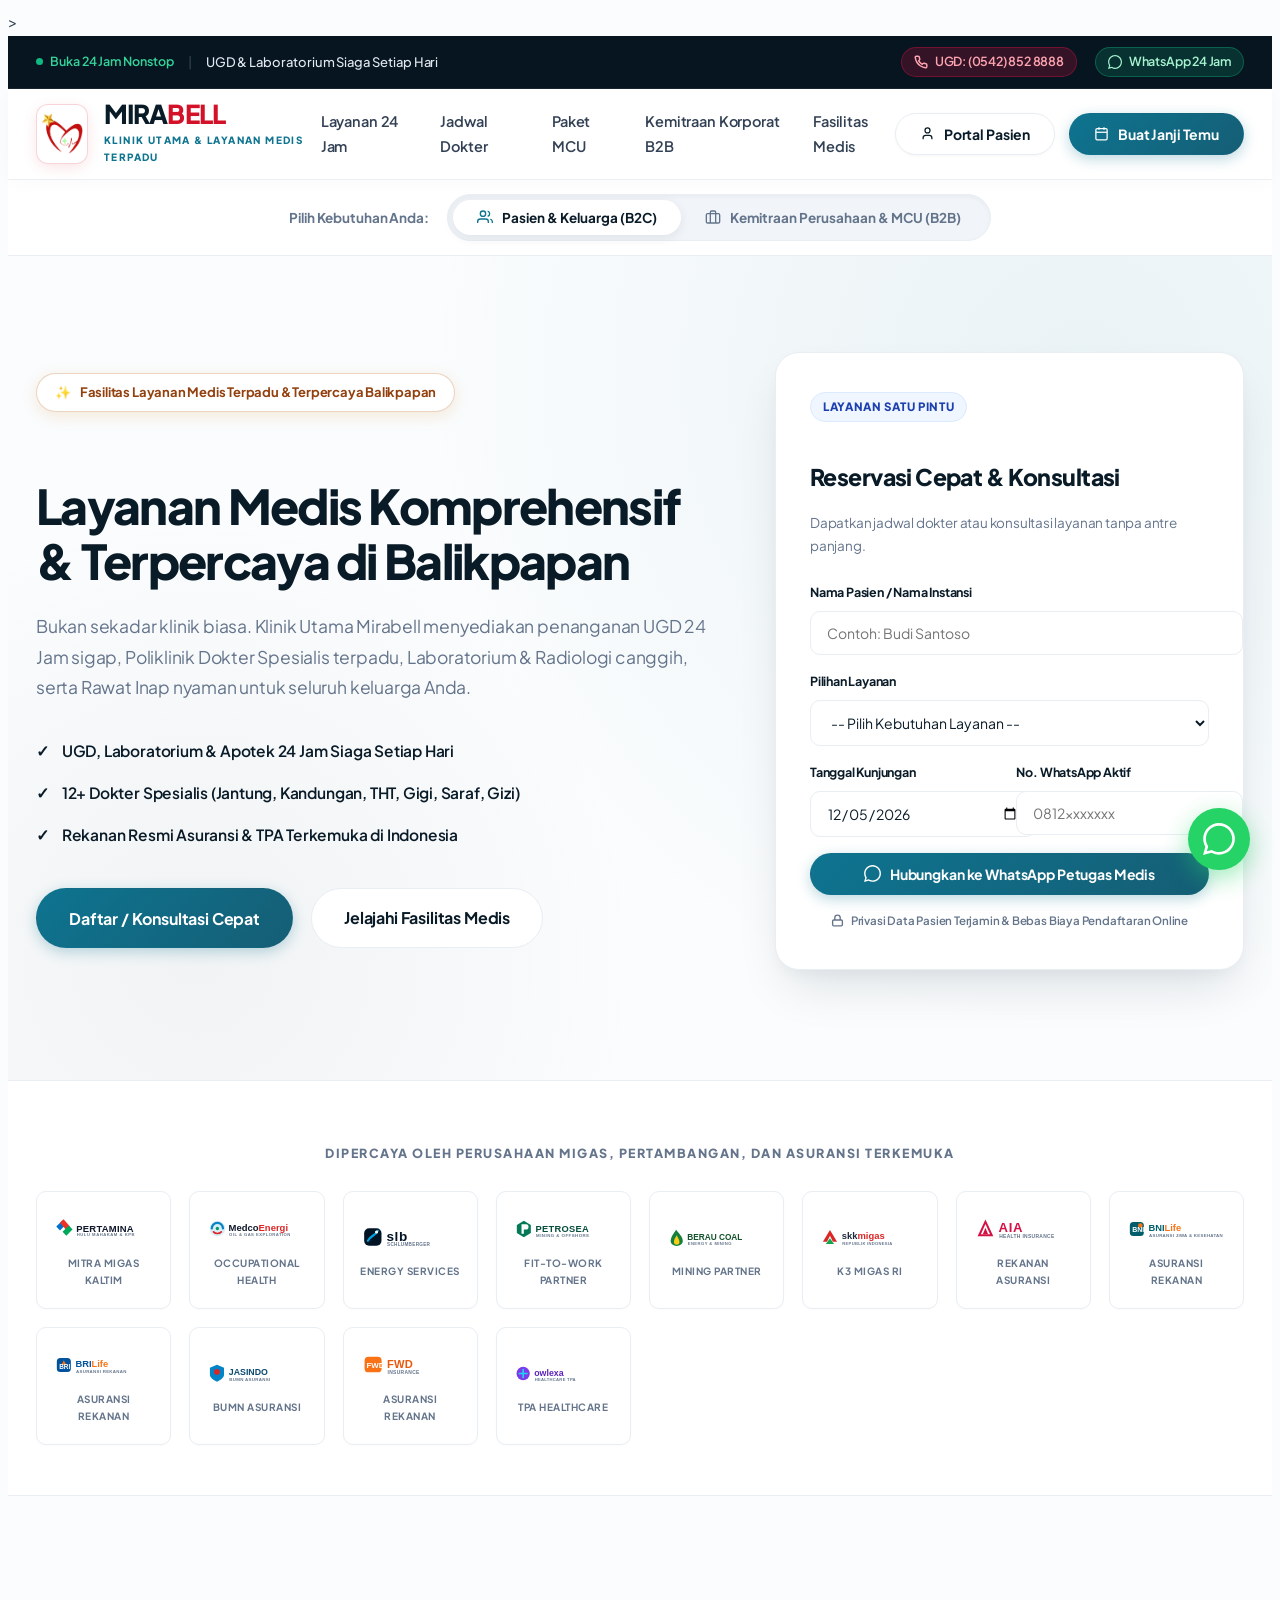
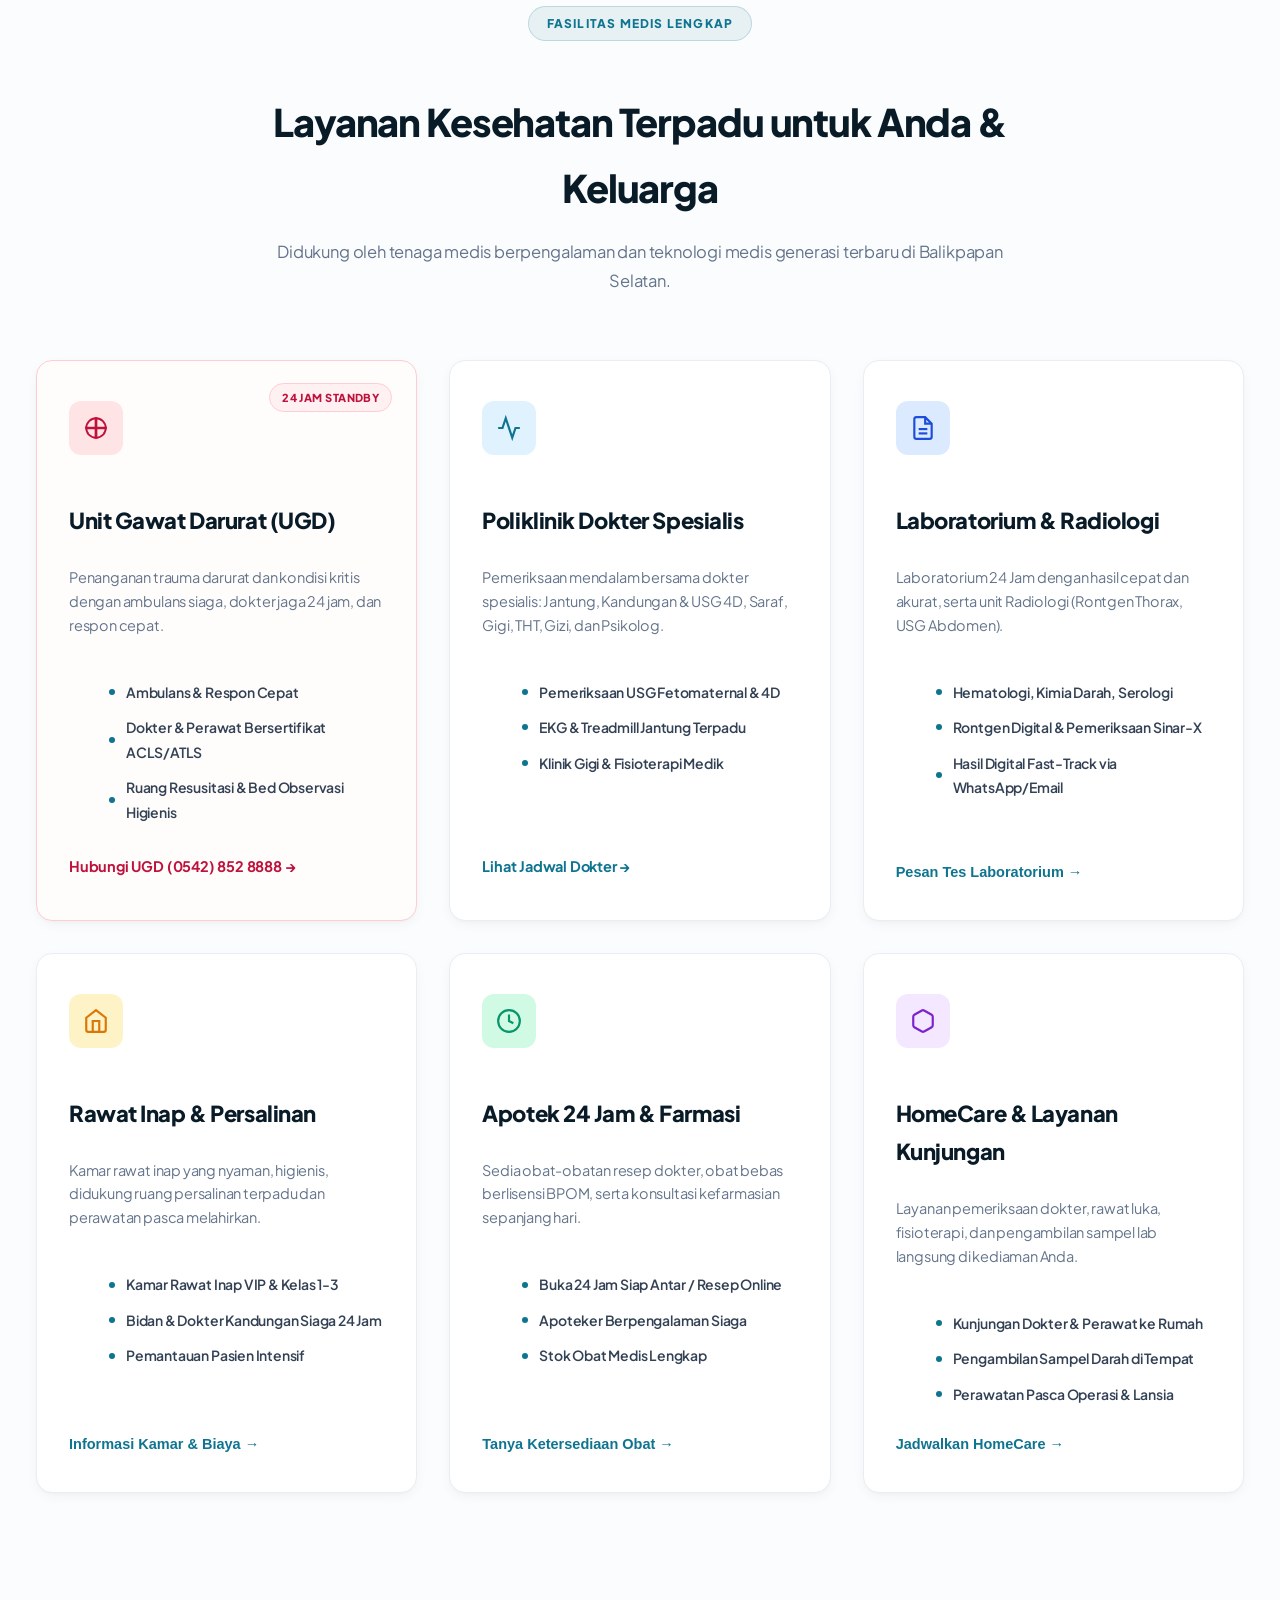
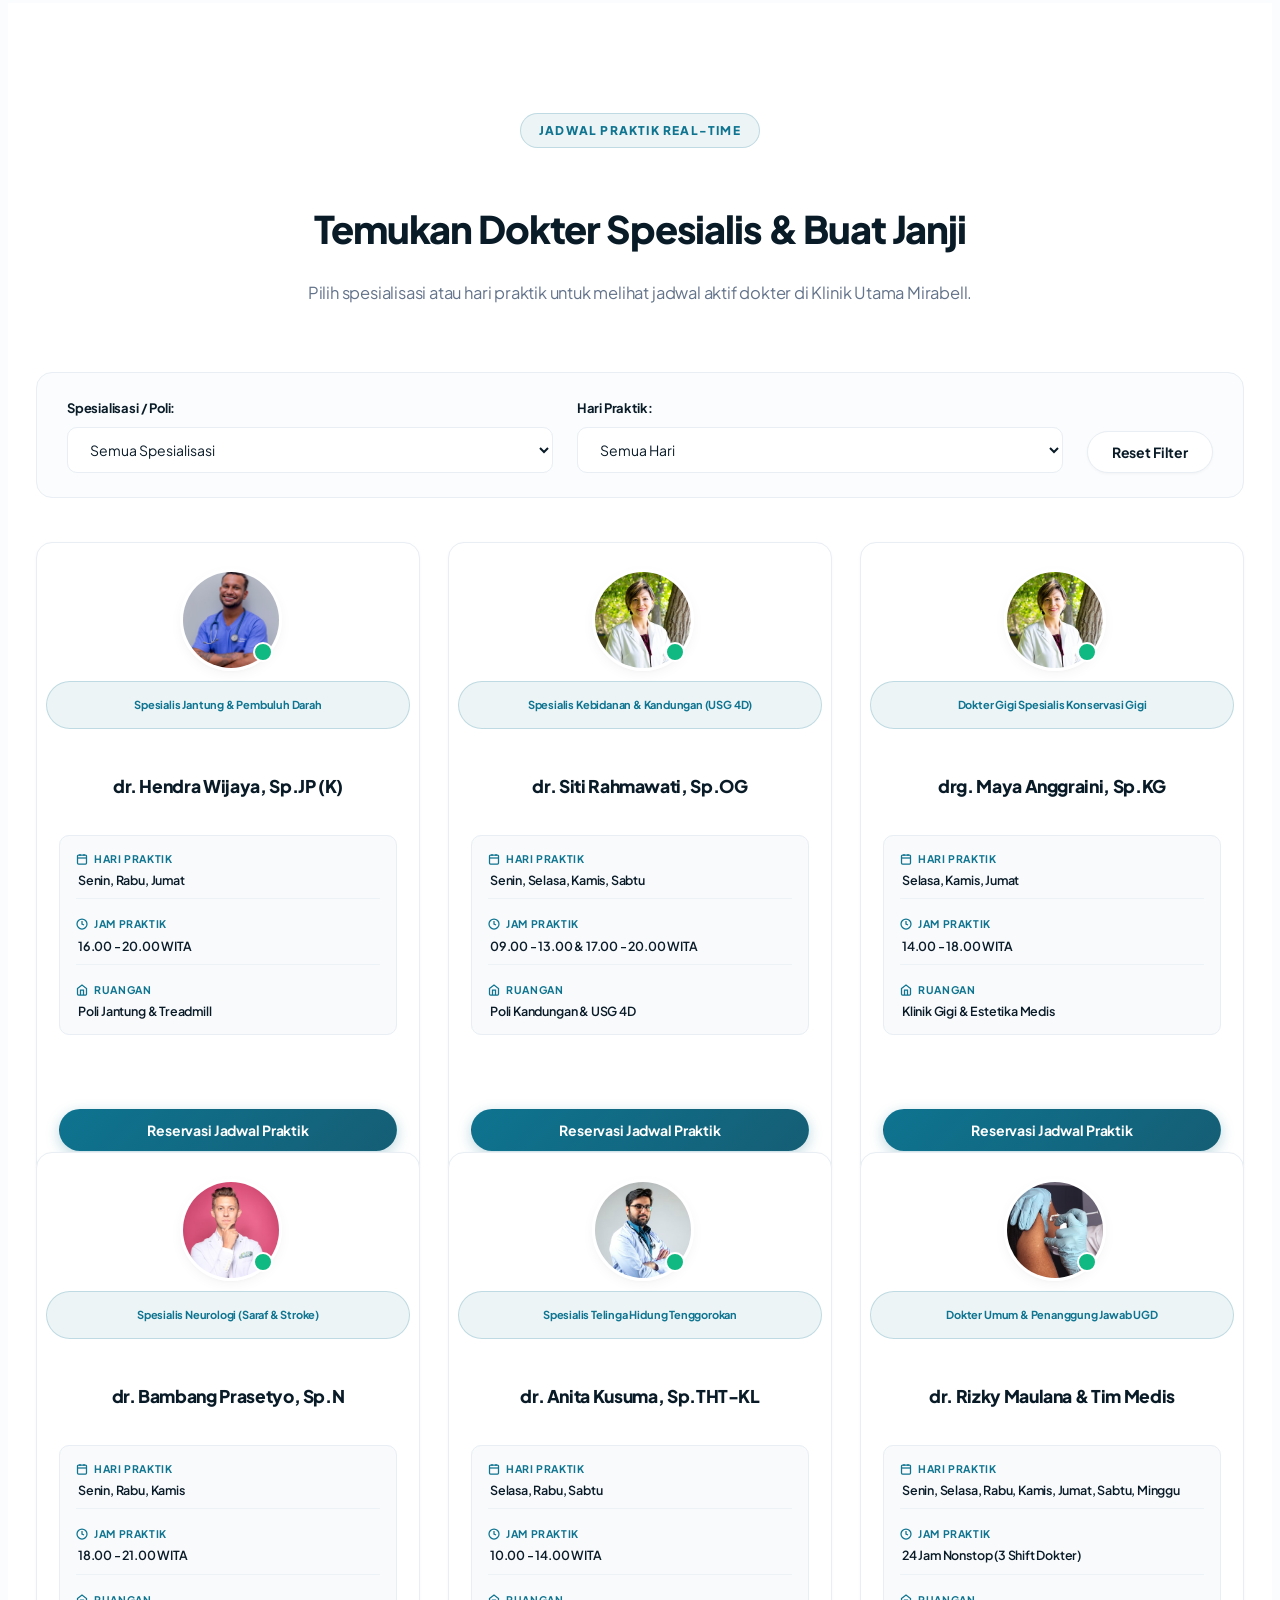
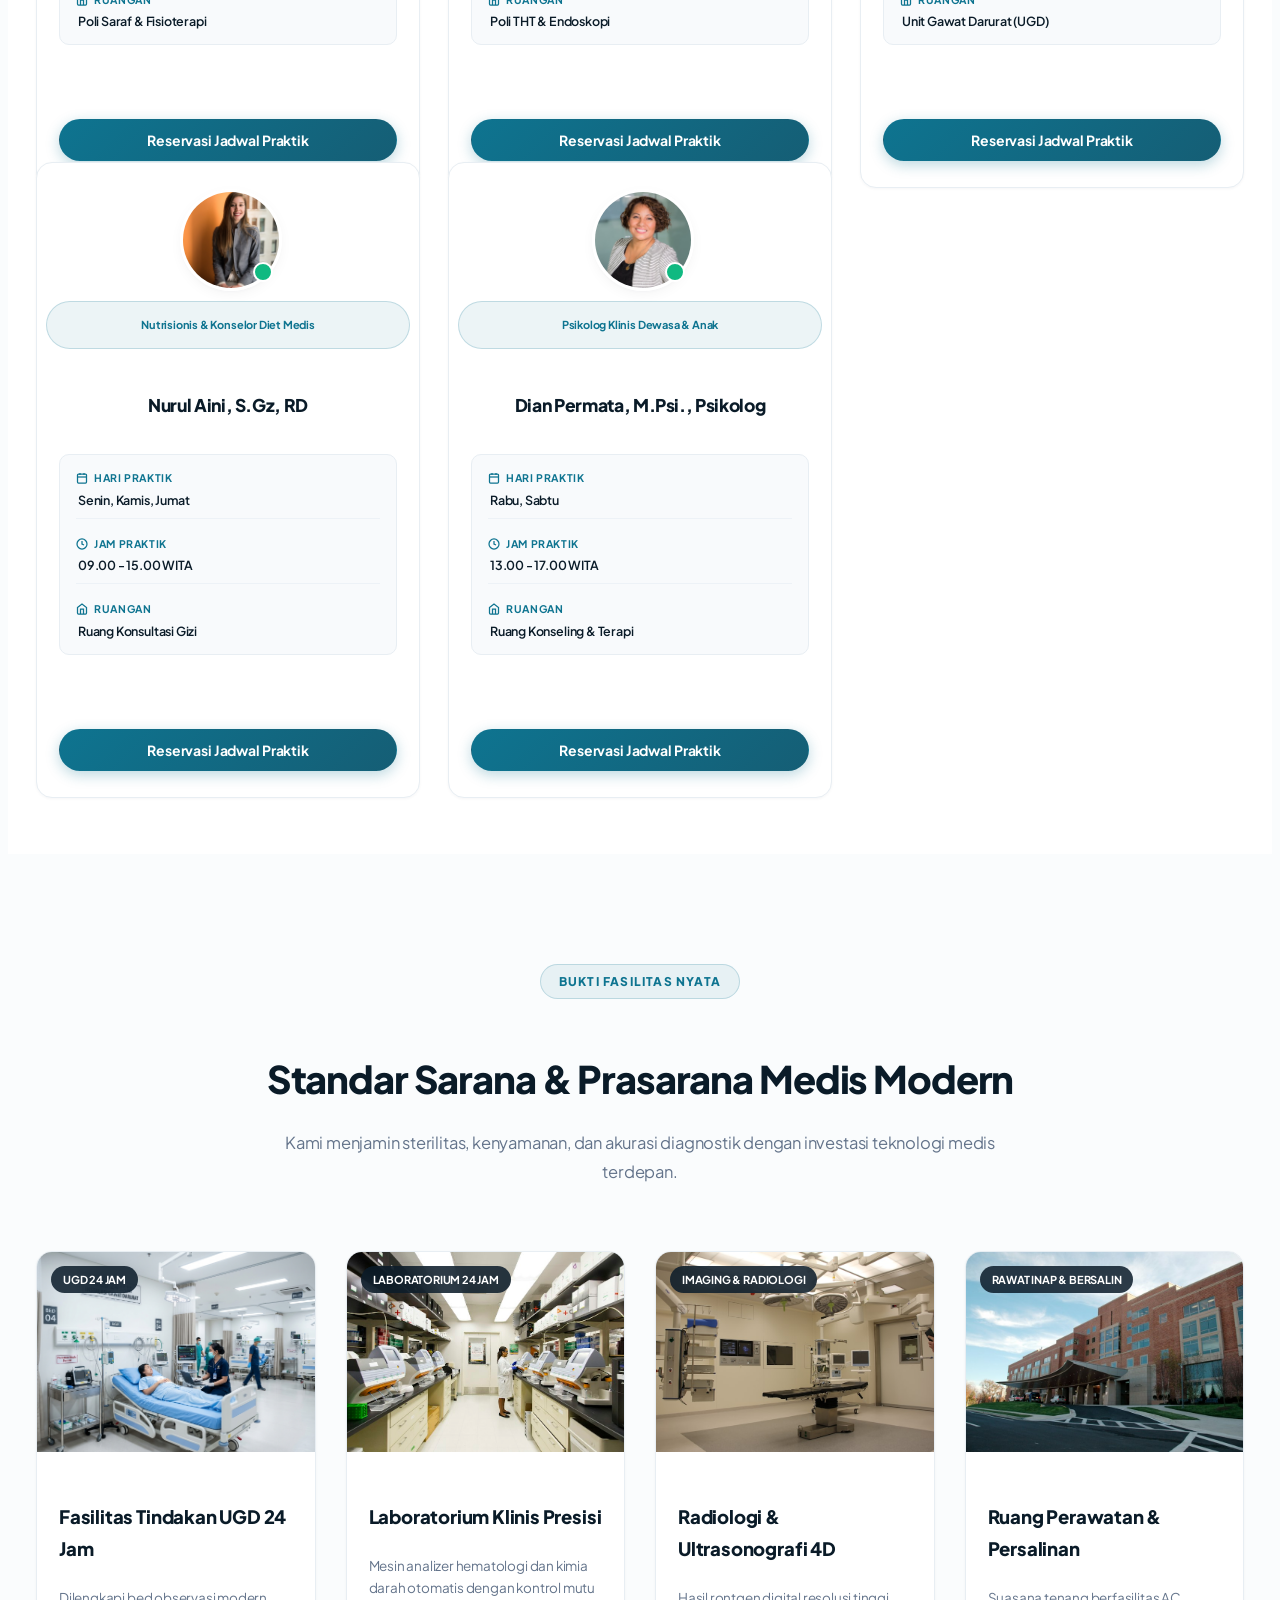
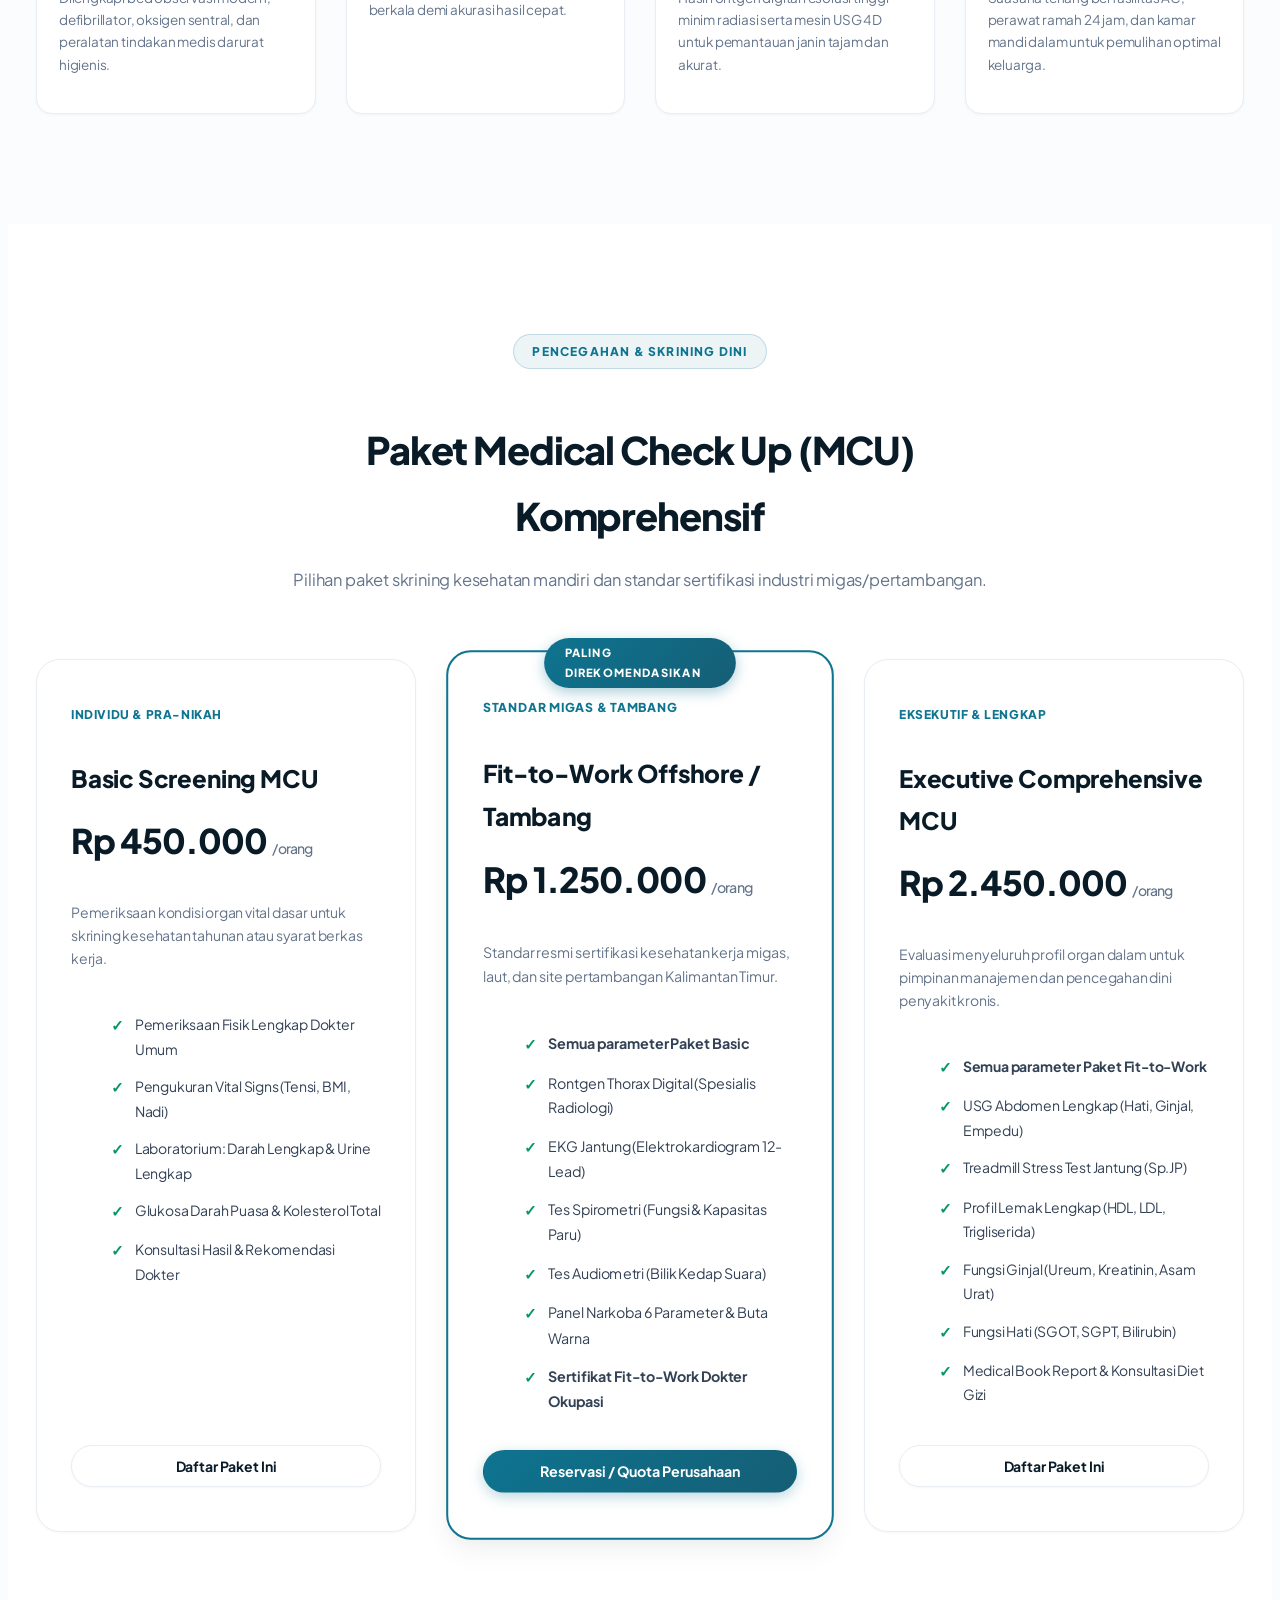
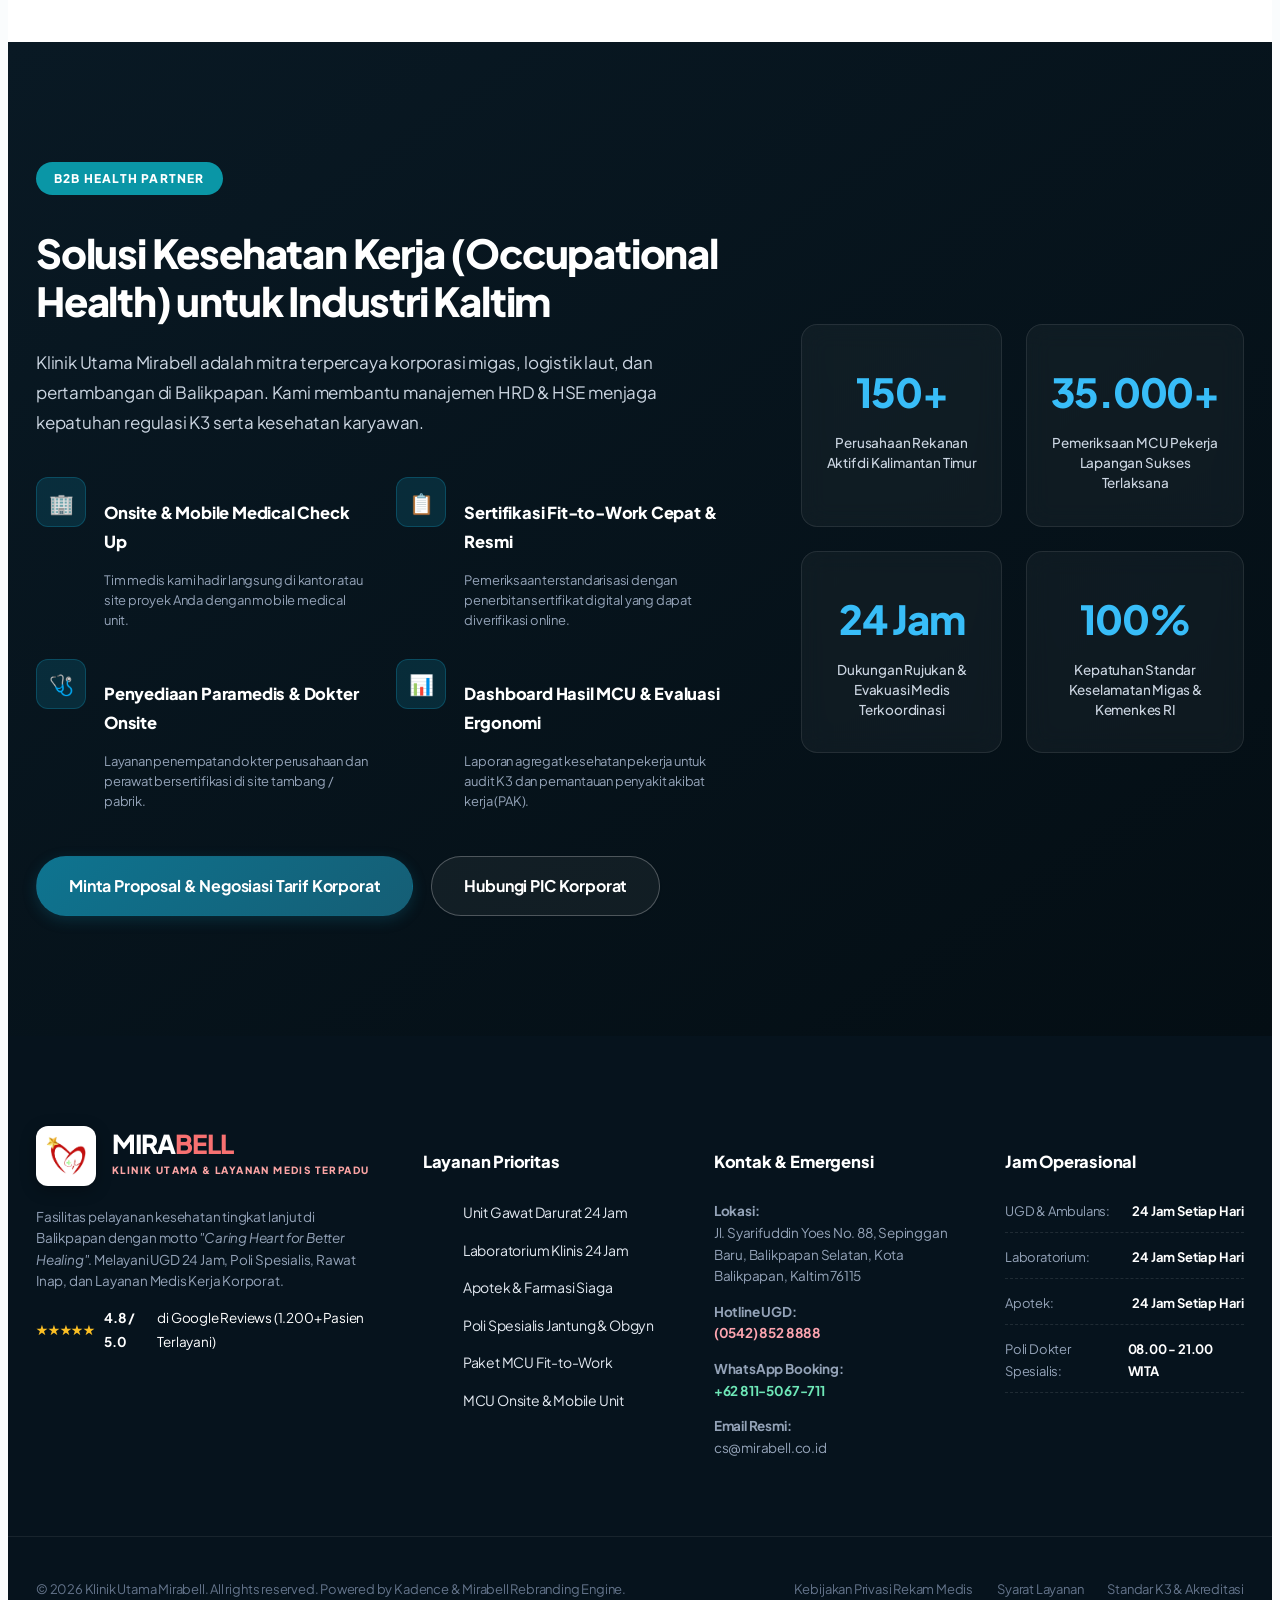
<file: index.html>
<!DOCTYPE html>
<html lang="id">
>
<head>
  <link rel="icon" type="image/png" href="assets/images/brand/mirabel-transparent.png">
  <meta charset="UTF-8">
  <meta name="viewport" content="width=device-width, initial-scale=1.0">
  <title>Klinik Utama Mirabell | Layanan Medis Terpadu & UGD 24 Jam Balikpapan</title>
  
  <script>
  </script>

  <!-- Schema.org Structured Data for Local Medical Clinic SEO -->
  <script type="application/ld+json">
  {
    "@context": "https://schema.org",
    "@type": "MedicalClinic",
    "name": "Klinik Utama Mirabell",
    "image": "https://mirabell.co.id/berkas/logo4.png",
    "telephone": "+625428528888",
    "url": "https://mirabell.co.id",
    "address": {
      "@type": "PostalAddress",
      "streetAddress": "Jl. Syarifuddin Yoes No. 88, Sepinggan Baru",
      "addressLocality": "Balikpapan",
      "addressRegion": "Kalimantan Timur",
      "postalCode": "76115",
      "addressCountry": "ID"
    },
    "geo": {
      "@type": "GeoCoordinates",
      "latitude": "-1.2378",
      "longitude": "116.8942"
    },
    "openingHoursSpecification": {
      "@type": "OpeningHoursSpecification",
      "dayOfWeek": [
        "Monday", "Tuesday", "Wednesday", "Thursday", "Friday", "Saturday", "Sunday"
      ],
      "opens": "00:00",
      "closes": "23:59"
    },
    "medicalSpecialty": [
      "EmergencyMedicalService", "Cardiovascular", "ObstetricsAndGynecology",
      "Dentistry", "OccupationalMedicine", "Radiology", "Pathology"
    ]
  }
  </script>

  
  <script>
    window.MIRABELL_THEME_URI = ".";
  </script>
  <link rel="preconnect" href="https://fonts.googleapis.com">
  <link rel="preconnect" href="https://fonts.gstatic.com" crossorigin>
  <link href="https://fonts.googleapis.com/css2?family=Plus+Jakarta+Sans:wght@400;500;600;700;800&display=swap" rel="stylesheet">
  <link rel="stylesheet" href="assets/css/mirabell-custom.css">

</head>
<body class="mirabell-rebranding-body">

  <!-- 1. TOP EMERGENCY BAR -->
  <aside class="emergency-bar">
    <div class="container emergency-bar-inner">
      <div class="emergency-left">
        <span class="live-pulse-badge">
          <span class="live-dot"></span> Buka 24 Jam Nonstop
        </span>
        <span class="divider">|</span>
        <span>UGD & Laboratorium Siaga Setiap Hari</span>
      </div>
      <div class="emergency-right">
        <a href="tel:05428528888" class="emergency-link-item emergency-phone-tag emergency-btn-call">
          <svg width="14" height="14" viewBox="0 0 24 24" fill="none" stroke="currentColor" stroke-width="2.5"><path d="M22 16.92v3a2 2 0 0 1-2.18 2 19.79 19.79 0 0 1-8.63-3.07 19.5 19.5 0 0 1-6-6 19.79 19.79 0 0 1-3.07-8.67A2 2 0 0 1 4.11 2h3a2 2 0 0 1 2 1.72 12.84 12.84 0 0 0 .7 2.81 2 2 0 0 1-.45 2.11L8.09 9.91a16 16 0 0 0 6 6l1.27-1.27a2 2 0 0 1 2.11-.45 12.84 12.84 0 0 0 2.81.7A2 2 0 0 1 22 16.92z"/></svg>
          UGD: (0542) 852 8888
        </a>
        <a href="https://api.whatsapp.com/send?phone=628115067711&text=Halo%20Klinik%20Utama%20Mirabell,%20saya%20membutuhkan%20informasi%20layanan%20medis." target="_blank" class="emergency-link-item emergency-wa-tag emergency-btn-wa">
          <svg width="14" height="14" viewBox="0 0 24 24" fill="currentColor"><path d="M.057 24l1.687-6.163c-1.041-1.804-1.588-3.849-1.587-5.946.003-6.556 5.338-11.891 11.893-11.891 3.181.001 6.167 1.24 8.413 3.488 2.245 2.248 3.481 5.236 3.48 8.414-.003 6.557-5.338 11.892-11.893 11.892-1.99-.001-3.951-.5-5.688-1.448l-6.305 1.654zm6.597-3.807c1.676.995 3.276 1.591 5.392 1.592 5.448 0 9.886-4.434 9.889-9.885.002-5.462-4.415-9.89-9.881-9.892-5.452 0-9.887 4.434-9.889 9.884-.001 2.225.651 3.891 1.746 5.634l-.999 3.648 3.742-.981z"/></svg>
          WhatsApp 24 Jam
        </a>
      </div>
    </div>
  </aside>

  <!-- 2. MAIN HEADER & NAVBAR -->
  <header class="main-header">
    <div class="container header-inner">
      <a href="#" class="brand-logo">
        <div class="logo-symbol">
          <img src="assets/images/brand/mirabel-transparent.png" alt="Logo Klinik Utama Mirabell" width="42" height="42" style="object-fit: contain; display: block;">
        </div>
        <div class="logo-text">
          <span class="brand-name">MIRA<span style="color: #D3122A;">BELL</span></span>
          <span class="brand-category">KLINIK UTAMA &amp; LAYANAN MEDIS TERPADU</span>
        </div>
      </a>

      <nav class="nav-links">
        <a href="#layanan" class="nav-item">Layanan 24 Jam</a>
        <a href="#dokter" class="nav-item">Jadwal Dokter</a>
        <a href="#mcu" class="nav-item">Paket MCU</a>
        <a href="#korporat" class="nav-item">Kemitraan Korporat B2B</a>
        <a href="#fasilitas" class="nav-item">Fasilitas Medis</a>
      </nav>

      <div class="header-cta">
        <button class="btn btn-outline" onclick="openBookingModal('Portal Pasien & Unduh Hasil Lab')">
          <svg width="15" height="15" viewBox="0 0 24 24" fill="none" stroke="currentColor" stroke-width="2"><path d="M19 21v-2a4 4 0 0 0-4-4H9a4 4 0 0 0-4 4v2"/><circle cx="12" cy="7" r="4"/></svg>
          Portal Pasien
        </button>
        <button class="btn btn-primary" onclick="openBookingModal('Pendaftaran Janji Temu')">
          <svg width="15" height="15" viewBox="0 0 24 24" fill="none" stroke="currentColor" stroke-width="2"><rect x="3" y="4" width="18" height="18" rx="2" ry="2"/><line x1="16" y1="2" x2="16" y2="6"/><line x1="8" y1="2" x2="8" y2="6"/><line x1="3" y1="10" x2="21" y2="10"/></svg>
          Buat Janji Temu
        </button>
      </div>
    </div>
  </header>

  <!-- 3. MODERN SEGMENTED AUDIENCE SWITCHER -->
  <div class="audience-toggle-bar">
    <div class="container">
      <div class="toggle-container">
        <span class="toggle-label">Pilih Kebutuhan Anda:</span>
        <div class="segmented-control">
          <button id="btnTabB2C" class="toggle-btn active" onclick="switchAudience('b2c')">
            <svg width="16" height="16" viewBox="0 0 24 24" fill="none" stroke="currentColor" stroke-width="2"><path d="M17 21v-2a4 4 0 0 0-4-4H5a4 4 0 0 0-4 4v2"/><circle cx="9" cy="7" r="4"/><path d="M23 21v-2a4 4 0 0 0-3-3.87"/><path d="M16 3.13a4 4 0 0 1 0 7.75"/></svg>
            Pasien & Keluarga (B2C)
          </button>
          <button id="btnTabB2B" class="toggle-btn" onclick="switchAudience('b2b')">
            <svg width="16" height="16" viewBox="0 0 24 24" fill="none" stroke="currentColor" stroke-width="2"><rect x="2" y="7" width="20" height="14" rx="2" ry="2"/><path d="M16 21V5a2 2 0 0 0-2-2h-4a2 2 0 0 0-2 2v16"/></svg>
            Kemitraan Perusahaan & MCU (B2B)
          </button>
        </div>
      </div>
    </div>
  </div>

  <!-- 4. HERO SECTION WITH FAST WIZARD -->
  <section class="hero-section">
    <div class="container hero-grid">
      
      <!-- Left: Value Proposition -->
      <div class="hero-content">
        <div id="heroBadge" class="hero-accreditation-pill">
          <span class="gold-badge-icon">✨</span>
          <span id="heroBadgeText">Fasilitas Layanan Medis Terpadu & Terpercaya Balikpapan</span>
        </div>
        
        <h1 id="heroTitle">
          Layanan Medis Komprehensif & Terpercaya di Balikpapan
        </h1>
        
        <p id="heroSubtitle" class="hero-desc">
          Bukan sekadar klinik biasa. Klinik Utama Mirabell menyediakan penanganan UGD 24 Jam sigap, Poliklinik Dokter Spesialis terpadu, Laboratorium & Radiologi canggih, serta Rawat Inap nyaman untuk seluruh keluarga Anda.
        </p>

        <div id="heroKeyPoints" class="hero-key-points">
          <div class="key-point-item">
            <span class="check-icon-pill">✓</span>
            <span>UGD, Laboratorium & Apotek 24 Jam Siaga Setiap Hari</span>
          </div>
          <div class="key-point-item">
            <span class="check-icon-pill">✓</span>
            <span>12+ Dokter Spesialis (Jantung, Kandungan, THT, Gigi, Saraf, Gizi)</span>
          </div>
          <div class="key-point-item">
            <span class="check-icon-pill">✓</span>
            <span>Rekanan Resmi Asuransi & TPA Terkemuka di Indonesia</span>
          </div>
        </div>

        <div class="hero-actions">
          <button class="btn btn-primary btn-lg" onclick="openBookingModal('Konsultasi Dokter Spesialis')">
            Daftar / Konsultasi Cepat
          </button>
          <a href="#layanan" class="btn btn-secondary btn-lg">
            Jelajahi Fasilitas Medis
          </a>
        </div>
      </div>

      <!-- Right: Fast Booking & Triage Wizard -->
      <div class="hero-card">
        <div class="card-header-badge">Layanan Satu Pintu</div>
        <h3>Reservasi Cepat & Konsultasi</h3>
        <p>Dapatkan jadwal dokter atau konsultasi layanan tanpa antre panjang.</p>

        <form id="quickBookingForm" class="card-form" onsubmit="handleQuickBooking(event)">
          <div class="form-group">
            <label>Nama Pasien / Nama Instansi</label>
            <input type="text" id="qbName" placeholder="Contoh: Budi Santoso" required>
          </div>

          <div class="form-group">
            <label>Pilihan Layanan</label>
            <select id="qbService" required>
              <option value="">-- Pilih Kebutuhan Layanan --</option>
              <option value="UGD 24 Jam (Darurat Medis)">UGD 24 Jam (Darurat Medis)</option>
              <option value="Konsultasi Dokter Spesialis">Konsultasi Dokter Spesialis</option>
              <option value="Medical Check Up (MCU) Individu">Medical Check Up (MCU) Individu</option>
              <option value="MCU Korporat / Kemitraan Perusahaan">MCU Korporat / Kemitraan Perusahaan (B2B)</option>
              <option value="Laboratorium & Radiologi (USG/Rontgen)">Laboratorium & Radiologi (USG/Rontgen)</option>
              <option value="Rawat Inap / Persalinan">Rawat Inap / Persalinan</option>
            </select>
          </div>

          <div class="form-row">
            <div class="form-group">
              <label>Tanggal Kunjungan</label>
              <input type="date" id="qbDate" required>
            </div>
            <div class="form-group">
              <label>No. WhatsApp Aktif</label>
              <input type="tel" id="qbPhone" placeholder="0812xxxxxxx" required>
            </div>
          </div>

          <button type="submit" class="btn btn-primary btn-block">
            <svg width="17" height="17" viewBox="0 0 24 24" fill="currentColor"><path d="M.057 24l1.687-6.163c-1.041-1.804-1.588-3.849-1.587-5.946.003-6.556 5.338-11.891 11.893-11.891 3.181.001 6.167 1.24 8.413 3.488 2.245 2.248 3.481 5.236 3.48 8.414-.003 6.557-5.338 11.892-11.893 11.892-1.99-.001-3.951-.5-5.688-1.448l-6.305 1.654zm6.597-3.807c1.676.995 3.276 1.591 5.392 1.592 5.448 0 9.886-4.434 9.889-9.885.002-5.462-4.415-9.89-9.881-9.892-5.452 0-9.887 4.434-9.889 9.884-.001 2.225.651 3.891 1.746 5.634l-.999 3.648 3.742-.981z"/></svg>
            Hubungkan ke WhatsApp Petugas Medis
          </button>
          <span class="guarantee-text">
            <svg width="13" height="13" viewBox="0 0 24 24" fill="none" stroke="currentColor" stroke-width="2.5"><rect x="3" y="11" width="18" height="11" rx="2" ry="2"/><path d="M7 11V7a5 5 0 0 1 10 0v4"/></svg>
            Privasi Data Pasien Terjamin & Bebas Biaya Pendaftaran Online
          </span>
        </form>
      </div>

    </div>
  </section>

  <!-- 5. SOCIAL PROOF & PARTNERSHIP BADGES -->
  <section class="trust-bar-section">
    <div class="container">
      <div class="trust-header">
        <p class="trust-subtitle">Dipercaya oleh Perusahaan Migas, Pertambangan, dan Asuransi Terkemuka</p>
      </div>
            <div class="partner-grid">
        <div class="partner-logo-card" title="Pertamina Hulu Mahakam & KPB">
          <img src="assets/images/partners/pertamina.svg" alt="Pertamina" loading="lazy">
          <span class="partner-category-sub">Mitra Migas Kaltim</span>
        </div>
        <div class="partner-logo-card" title="Medco Energi">
          <img src="assets/images/partners/medco.svg" alt="Medco Energi" loading="lazy">
          <span class="partner-category-sub">Occupational Health</span>
        </div>
        <div class="partner-logo-card" title="SLB (Schlumberger)">
          <img src="assets/images/partners/slb.svg" alt="SLB Schlumberger" loading="lazy">
          <span class="partner-category-sub">Energy Services</span>
        </div>
        <div class="partner-logo-card" title="Petrosea">
          <img src="assets/images/partners/petrosea.svg" alt="Petrosea" loading="lazy">
          <span class="partner-category-sub">Fit-to-Work Partner</span>
        </div>
        <div class="partner-logo-card" title="Berau Coal">
          <img src="assets/images/partners/beraucoal.svg" alt="Berau Coal" loading="lazy">
          <span class="partner-category-sub">Mining Partner</span>
        </div>
        <div class="partner-logo-card" title="SKK Migas">
          <img src="assets/images/partners/skkmigas.svg" alt="SKK Migas" loading="lazy">
          <span class="partner-category-sub">K3 Migas RI</span>
        </div>
        <div class="partner-logo-card" title="AIA Financial">
          <img src="assets/images/partners/aia.svg" alt="AIA Financial" loading="lazy">
          <span class="partner-category-sub">Rekanan Asuransi</span>
        </div>
        <div class="partner-logo-card" title="BNI Life">
          <img src="assets/images/partners/bni_life.svg" alt="BNI Life" loading="lazy">
          <span class="partner-category-sub">Asuransi Rekanan</span>
        </div>
        <div class="partner-logo-card" title="BRI Life">
          <img src="assets/images/partners/bri_life.svg" alt="BRI Life" loading="lazy">
          <span class="partner-category-sub">Asuransi Rekanan</span>
        </div>
        <div class="partner-logo-card" title="Asuransi Jasindo">
          <img src="assets/images/partners/jasindo.svg" alt="Jasindo" loading="lazy">
          <span class="partner-category-sub">BUMN Asuransi</span>
        </div>
        <div class="partner-logo-card" title="FWD Insurance">
          <img src="assets/images/partners/fwd.svg" alt="FWD Insurance" loading="lazy">
          <span class="partner-category-sub">Asuransi Rekanan</span>
        </div>
        <div class="partner-logo-card" title="Owlexa Healthcare">
          <img src="assets/images/partners/owlexa.svg" alt="Owlexa Healthcare" loading="lazy">
          <span class="partner-category-sub">TPA Healthcare</span>
        </div>
      </div>
    </div>
  </section>

  <!-- 6. LAYANAN MEDIS 24 JAM & POLIKLINIK -->
  <section id="layanan" class="services-section">
    <div class="container">
      <div class="section-title-wrap">
        <span class="section-tag">Fasilitas Medis Lengkap</span>
        <h2>Layanan Kesehatan Terpadu untuk Anda & Keluarga</h2>
        <p>Didukung oleh tenaga medis berpengalaman dan teknologi medis generasi terbaru di Balikpapan Selatan.</p>
      </div>

      <div class="services-grid">
        <div class="service-card highlight-card">
          <span class="service-badge-top">24 Jam Standby</span>
          <div class="service-icon-wrap red-icon">
            <svg width="26" height="26" viewBox="0 0 24 24" fill="none" stroke="currentColor" stroke-width="2.5"><path d="M12 2v20M2 12h20"/><circle cx="12" cy="12" r="9" stroke-width="1.8"/></svg>
          </div>
          <h3>Unit Gawat Darurat (UGD)</h3>
          <p>Penanganan trauma darurat dan kondisi kritis dengan ambulans siaga, dokter jaga 24 jam, dan respon cepat.</p>
          <ul class="card-features">
            <li><span class="bullet-dot"></span> Ambulans & Respon Cepat</li>
            <li><span class="bullet-dot"></span> Dokter & Perawat Bersertifikat ACLS/ATLS</li>
            <li><span class="bullet-dot"></span> Ruang Resusitasi & Bed Observasi Higienis</li>
          </ul>
          <a href="tel:05428528888" class="card-action-link emergency-action-link">Hubungi UGD (0542) 852 8888 →</a>
        </div>

        <div class="service-card">
          <div class="service-icon-wrap teal-icon">
            <svg width="26" height="26" viewBox="0 0 24 24" fill="none" stroke="currentColor" stroke-width="2"><path d="M22 12h-4l-3 9L9 3l-3 9H2"/></svg>
          </div>
          <h3>Poliklinik Dokter Spesialis</h3>
          <p>Pemeriksaan mendalam bersama dokter spesialis: Jantung, Kandungan & USG 4D, Saraf, Gigi, THT, Gizi, dan Psikolog.</p>
          <ul class="card-features">
            <li><span class="bullet-dot"></span> Pemeriksaan USG Fetomaternal & 4D</li>
            <li><span class="bullet-dot"></span> EKG & Treadmill Jantung Terpadu</li>
            <li><span class="bullet-dot"></span> Klinik Gigi & Fisioterapi Medik</li>
          </ul>
          <a href="#dokter" class="card-action-link">Lihat Jadwal Dokter →</a>
        </div>

        <div class="service-card">
          <div class="service-icon-wrap blue-icon">
            <svg width="26" height="26" viewBox="0 0 24 24" fill="none" stroke="currentColor" stroke-width="2"><path d="M14 2H6a2 2 0 0 0-2 2v16a2 2 0 0 0 2 2h12a2 2 0 0 0 2-2V8z"/><polyline points="14 2 14 8 20 8"/><line x1="16" y1="13" x2="8" y2="13"/><line x1="16" y1="17" x2="8" y2="17"/></svg>
          </div>
          <h3>Laboratorium & Radiologi</h3>
          <p>Laboratorium 24 Jam dengan hasil cepat dan akurat, serta unit Radiologi (Rontgen Thorax, USG Abdomen).</p>
          <ul class="card-features">
            <li><span class="bullet-dot"></span> Hematologi, Kimia Darah, Serologi</li>
            <li><span class="bullet-dot"></span> Rontgen Digital & Pemeriksaan Sinar-X</li>
            <li><span class="bullet-dot"></span> Hasil Digital Fast-Track via WhatsApp/Email</li>
          </ul>
          <button class="card-action-link" onclick="openBookingModal('Pemeriksaan Laboratorium')">Pesan Tes Laboratorium →</button>
        </div>

        <div class="service-card">
          <div class="service-icon-wrap amber-icon">
            <svg width="26" height="26" viewBox="0 0 24 24" fill="none" stroke="currentColor" stroke-width="2"><path d="M3 9l9-7 9 7v11a2 2 0 0 1-2 2H5a2 2 0 0 1-2-2z"/><polyline points="9 22 9 12 15 12 15 22"/></svg>
          </div>
          <h3>Rawat Inap & Persalinan</h3>
          <p>Kamar rawat inap yang nyaman, higienis, didukung ruang persalinan terpadu dan perawatan pasca melahirkan.</p>
          <ul class="card-features">
            <li><span class="bullet-dot"></span> Kamar Rawat Inap VIP & Kelas 1-3</li>
            <li><span class="bullet-dot"></span> Bidan & Dokter Kandungan Siaga 24 Jam</li>
            <li><span class="bullet-dot"></span> Pemantauan Pasien Intensif</li>
          </ul>
          <button class="card-action-link" onclick="openBookingModal('Informasi Rawat Inap/Persalinan')">Informasi Kamar & Biaya →</button>
        </div>

        <div class="service-card">
          <div class="service-icon-wrap green-icon">
            <svg width="26" height="26" viewBox="0 0 24 24" fill="none" stroke="currentColor" stroke-width="2"><circle cx="12" cy="12" r="10"/><polyline points="12 6 12 12 16 14"/></svg>
          </div>
          <h3>Apotek 24 Jam & Farmasi</h3>
          <p>Sedia obat-obatan resep dokter, obat bebas berlisensi BPOM, serta konsultasi kefarmasian sepanjang hari.</p>
          <ul class="card-features">
            <li><span class="bullet-dot"></span> Buka 24 Jam Siap Antar / Resep Online</li>
            <li><span class="bullet-dot"></span> Apoteker Berpengalaman Siaga</li>
            <li><span class="bullet-dot"></span> Stok Obat Medis Lengkap</li>
          </ul>
          <button class="card-action-link" onclick="openBookingModal('Konsultasi Apotek/Obat')">Tanya Ketersediaan Obat →</button>
        </div>

        <div class="service-card">
          <div class="service-icon-wrap purple-icon">
            <svg width="26" height="26" viewBox="0 0 24 24" fill="none" stroke="currentColor" stroke-width="2"><path d="M21 16V8a2 2 0 0 0-1-1.73l-7-4a2 2 0 0 0-2 0l-7 4A2 2 0 0 0 3 8v8a2 2 0 0 0 1 1.73l7 4a2 2 0 0 0 2 0l7-4A2 2 0 0 0 21 16z"/></svg>
          </div>
          <h3>HomeCare & Layanan Kunjungan</h3>
          <p>Layanan pemeriksaan dokter, rawat luka, fisioterapi, dan pengambilan sampel lab langsung di kediaman Anda.</p>
          <ul class="card-features">
            <li><span class="bullet-dot"></span> Kunjungan Dokter & Perawat ke Rumah</li>
            <li><span class="bullet-dot"></span> Pengambilan Sampel Darah di Tempat</li>
            <li><span class="bullet-dot"></span> Perawatan Pasca Operasi & Lansia</li>
          </ul>
          <button class="card-action-link" onclick="openBookingModal('Permintaan HomeCare')">Jadwalkan HomeCare →</button>
        </div>
      </div>
    </div>
  </section>

  <!-- 7. REAL-TIME DOCTOR FINDER WITH AUTHENTIC PORTRAITS -->
  <section id="dokter" class="doctor-finder-section">
    <div class="container">
      <div class="section-title-wrap">
        <span class="section-tag">Jadwal Praktik Real-Time</span>
        <h2>Temukan Dokter Spesialis & Buat Janji</h2>
        <p>Pilih spesialisasi atau hari praktik untuk melihat jadwal aktif dokter di Klinik Utama Mirabell.</p>
      </div>

      <div class="finder-filter-box">
        <div class="filter-group">
          <label>Spesialisasi / Poli:</label>
          <select id="filterSpecialty" onchange="applyDoctorFilter()">
            <option value="ALL">Semua Spesialisasi</option>
            <option value="Kandungan">Spesialis Kebidanan & Kandungan (Sp.OG)</option>
            <option value="Jantung">Spesialis Jantung & Pembuluh Darah (Sp.JP)</option>
            <option value="Gigi">Dokter Gigi & Konservasi Gigi</option>
            <option value="Saraf">Spesialis Saraf (Neurologi)</option>
            <option value="THT">Spesialis THT-KL</option>
            <option value="Umum">Dokter Umum (Siaga 24 Jam)</option>
            <option value="Gizi">Konsultasi Gizi Klinis</option>
            <option value="Psikolog">Psikolog Klinis</option>
          </select>
        </div>

        <div class="filter-group">
          <label>Hari Praktik:</label>
          <select id="filterDay" onchange="applyDoctorFilter()">
            <option value="ALL">Semua Hari</option>
            <option value="Senin">Senin</option>
            <option value="Selasa">Selasa</option>
            <option value="Rabu">Rabu</option>
            <option value="Kamis">Kamis</option>
            <option value="Jumat">Jumat</option>
            <option value="Sabtu">Sabtu</option>
          </select>
        </div>

        <div class="filter-group" style="flex: 0; min-width: auto;">
          <button class="btn btn-outline" onclick="resetDoctorFilter()">Reset Filter</button>
        </div>
      </div>

      <div id="doctorCardsList" class="doctor-cards-grid">
        <!-- Rendered dynamically by mirabell-custom.js with authentic doctor portraits -->
      </div>
    </div>
  </section>

  <!-- 8. REAL MEDICAL FACILITY SHOWCASE (PHOTOREALISTIC CARDS) -->
  <section id="fasilitas" class="facility-section">
    <div class="container">
      <div class="section-title-wrap">
        <span class="section-tag">Bukti Fasilitas Nyata</span>
        <h2>Standar Sarana & Prasarana Medis Modern</h2>
        <p>Kami menjamin sterilitas, kenyamanan, dan akurasi diagnostik dengan investasi teknologi medis terdepan.</p>
      </div>

      <div class="facility-grid">
        <div class="facility-card">
          <div class="facility-img-wrap">
            <img src="assets/images/ugd.jpg" alt="Ruang Tindakan UGD 24 Jam" loading="lazy">
            <span class="facility-tag-badge">UGD 24 Jam</span>
          </div>
          <div class="facility-body">
            <h4>Fasilitas Tindakan UGD 24 Jam</h4>
            <p>Dilengkapi bed observasi modern, defibrillator, oksigen sentral, dan peralatan tindakan medis darurat higienis.</p>
          </div>
        </div>

        <div class="facility-card">
          <div class="facility-img-wrap">
            <img src="assets/images/lab.jpg" alt="Laboratorium Klinis Otomatis" loading="lazy">
            <span class="facility-tag-badge">Laboratorium 24 Jam</span>
          </div>
          <div class="facility-body">
            <h4>Laboratorium Klinis Presisi</h4>
            <p>Mesin analizer hematologi dan kimia darah otomatis dengan kontrol mutu berkala demi akurasi hasil cepat.</p>
          </div>
        </div>

        <div class="facility-card">
          <div class="facility-img-wrap">
            <img src="assets/images/radiologi.jpg" alt="Radiologi & USG 4D" loading="lazy">
            <span class="facility-tag-badge">Imaging & Radiologi</span>
          </div>
          <div class="facility-body">
            <h4>Radiologi & Ultrasonografi 4D</h4>
            <p>Hasil rontgen digital resolusi tinggi minim radiasi serta mesin USG 4D untuk pemantauan janin tajam dan akurat.</p>
          </div>
        </div>

        <div class="facility-card">
          <div class="facility-img-wrap">
            <img src="assets/images/rawat_inap.jpg" alt="Ruang Rawat Inap Nyaman" loading="lazy">
            <span class="facility-tag-badge">Rawat Inap & Bersalin</span>
          </div>
          <div class="facility-body">
            <h4>Ruang Perawatan & Persalinan</h4>
            <p>Suasana tenang berfasilitas AC, perawat ramah 24 jam, dan kamar mandi dalam untuk pemulihan optimal keluarga.</p>
          </div>
        </div>
      </div>
    </div>
  </section>

  <!-- 9. PAKET MEDICAL CHECK UP (MCU) & COMPARATOR -->
  <section id="mcu" class="mcu-section">
    <div class="container">
      <div class="section-title-wrap">
        <span class="section-tag">Pencegahan & Skrining Dini</span>
        <h2>Paket Medical Check Up (MCU) Komprehensif</h2>
        <p>Pilihan paket skrining kesehatan mandiri dan standar sertifikasi industri migas/pertambangan.</p>
      </div>

      <div class="mcu-pricing-grid">
        <div class="mcu-card">
          <div class="mcu-badge">Individu & Pra-Nikah</div>
          <h3>Basic Screening MCU</h3>
          <div class="mcu-price">Rp 450.000 <span class="period">/ orang</span></div>
          <p class="mcu-desc">Pemeriksaan kondisi organ vital dasar untuk skrining kesehatan tahunan atau syarat berkas kerja.</p>
          <ul class="mcu-items">
            <li><span class="check-green">✓</span> Pemeriksaan Fisik Lengkap Dokter Umum</li>
            <li><span class="check-green">✓</span> Pengukuran Vital Signs (Tensi, BMI, Nadi)</li>
            <li><span class="check-green">✓</span> Laboratorium: Darah Lengkap & Urine Lengkap</li>
            <li><span class="check-green">✓</span> Glukosa Darah Puasa & Kolesterol Total</li>
            <li><span class="check-green">✓</span> Konsultasi Hasil & Rekomendasi Dokter</li>
          </ul>
          <button class="btn btn-outline btn-block" onclick="openBookingModal('MCU Basic Screening')">Daftar Paket Ini</button>
        </div>

        <div class="mcu-card featured-mcu">
          <div class="popular-ribbon">Paling Direkomendasikan</div>
          <div class="mcu-badge">Standar Migas & Tambang</div>
          <h3>Fit-to-Work Offshore / Tambang</h3>
          <div class="mcu-price">Rp 1.250.000 <span class="period">/ orang</span></div>
          <p class="mcu-desc">Standar resmi sertifikasi kesehatan kerja migas, laut, dan site pertambangan Kalimantan Timur.</p>
          <ul class="mcu-items">
            <li><span class="check-green">✓</span> <strong>Semua parameter Paket Basic</strong></li>
            <li><span class="check-green">✓</span> Rontgen Thorax Digital (Spesialis Radiologi)</li>
            <li><span class="check-green">✓</span> EKG Jantung (Elektrokardiogram 12-Lead)</li>
            <li><span class="check-green">✓</span> Tes Spirometri (Fungsi & Kapasitas Paru)</li>
            <li><span class="check-green">✓</span> Tes Audiometri (Bilik Kedap Suara)</li>
            <li><span class="check-green">✓</span> Panel Narkoba 6 Parameter & Buta Warna</li>
            <li><span class="check-green">✓</span> <strong>Sertifikat Fit-to-Work Dokter Okupasi</strong></li>
          </ul>
          <button class="btn btn-primary btn-block" onclick="openBookingModal('MCU Fit-to-Work Offshore/Tambang')">Reservasi / Quota Perusahaan</button>
        </div>

        <div class="mcu-card">
          <div class="mcu-badge">Eksekutif & Lengkap</div>
          <h3>Executive Comprehensive MCU</h3>
          <div class="mcu-price">Rp 2.450.000 <span class="period">/ orang</span></div>
          <p class="mcu-desc">Evaluasi menyeluruh profil organ dalam untuk pimpinan manajemen dan pencegahan dini penyakit kronis.</p>
          <ul class="mcu-items">
            <li><span class="check-green">✓</span> <strong>Semua parameter Paket Fit-to-Work</strong></li>
            <li><span class="check-green">✓</span> USG Abdomen Lengkap (Hati, Ginjal, Empedu)</li>
            <li><span class="check-green">✓</span> Treadmill Stress Test Jantung (Sp.JP)</li>
            <li><span class="check-green">✓</span> Profil Lemak Lengkap (HDL, LDL, Trigliserida)</li>
            <li><span class="check-green">✓</span> Fungsi Ginjal (Ureum, Kreatinin, Asam Urat)</li>
            <li><span class="check-green">✓</span> Fungsi Hati (SGOT, SGPT, Bilirubin)</li>
            <li><span class="check-green">✓</span> Medical Book Report & Konsultasi Diet Gizi</li>
          </ul>
          <button class="btn btn-outline btn-block" onclick="openBookingModal('MCU Executive Comprehensive')">Daftar Paket Ini</button>
        </div>
      </div>
    </div>
  </section>

  <!-- 10. SECTION B2B CORPORATE OCCUPATIONAL HEALTH -->
  <section id="korporat" class="corporate-section">
    <div class="container corporate-grid">
      <div class="corporate-text">
        <span class="section-tag" style="background:#0A96A6; color:#FFFFFF; border:none;">B2B Health Partner</span>
        <h2>Solusi Kesehatan Kerja (Occupational Health) untuk Industri Kaltim</h2>
        <p>
          Klinik Utama Mirabell adalah mitra terpercaya korporasi migas, logistik laut, dan pertambangan di Balikpapan. Kami membantu manajemen HRD & HSE menjaga kepatuhan regulasi K3 serta kesehatan karyawan.
        </p>

        <div class="b2b-features-list">
          <div class="b2b-feat-item">
            <div class="b2b-icon-chip">🏢</div>
            <div>
              <h4>Onsite & Mobile Medical Check Up</h4>
              <p>Tim medis kami hadir langsung di kantor atau site proyek Anda dengan mobile medical unit.</p>
            </div>
          </div>

          <div class="b2b-feat-item">
            <div class="b2b-icon-chip">📋</div>
            <div>
              <h4>Sertifikasi Fit-to-Work Cepat & Resmi</h4>
              <p>Pemeriksaan terstandarisasi dengan penerbitan sertifikat digital yang dapat diverifikasi online.</p>
            </div>
          </div>

          <div class="b2b-feat-item">
            <div class="b2b-icon-chip">🩺</div>
            <div>
              <h4>Penyediaan Paramedis & Dokter Onsite</h4>
              <p>Layanan penempatan dokter perusahaan dan perawat bersertifikasi di site tambang / pabrik.</p>
            </div>
          </div>

          <div class="b2b-feat-item">
            <div class="b2b-icon-chip">📊</div>
            <div>
              <h4>Dashboard Hasil MCU & Evaluasi Ergonomi</h4>
              <p>Laporan agregat kesehatan pekerja untuk audit K3 dan pemantauan penyakit akibat kerja (PAK).</p>
            </div>
          </div>
        </div>

        <div class="corporate-cta-box">
          <button class="btn btn-primary btn-lg" onclick="openBookingModal('Penawaran MCU Korporat')">
            Minta Proposal & Negosiasi Tarif Korporat
          </button>
          <a href="https://api.whatsapp.com/send?phone=628115067711&text=Halo%20PIC%20B2B%20Klinik%20Utama%20Mirabell,%20kami%20ingin%20berdiskusi%20kemitraan%20MCU%20karyawan." target="_blank" class="btn btn-outline btn-lg">
            Hubungi PIC Korporat
          </a>
        </div>
      </div>

      <div class="corporate-visual">
        <div class="stats-card">
          <div class="stat-number">150+</div>
          <div class="stat-label">Perusahaan Rekanan Aktif di Kalimantan Timur</div>
        </div>
        <div class="stats-card">
          <div class="stat-number">35.000+</div>
          <div class="stat-label">Pemeriksaan MCU Pekerja Lapangan Sukses Terlaksana</div>
        </div>
        <div class="stats-card">
          <div class="stat-number">24 Jam</div>
          <div class="stat-label">Dukungan Rujukan & Evakuasi Medis Terkoordinasi</div>
        </div>
        <div class="stats-card">
          <div class="stat-number">100%</div>
          <div class="stat-label">Kepatuhan Standar Keselamatan Migas & Kemenkes RI</div>
        </div>
      </div>
    </div>
  </section>

  <!-- 11. FOOTER -->
  <footer class="main-footer">
    <div class="container footer-grid">
      <div class="footer-col about-col">
        <div class="brand-logo footer-logo">
          <div class="logo-symbol">
            <img src="assets/images/brand/mirabel-transparent.png" alt="Logo Klinik Utama Mirabell" width="40" height="40" style="object-fit: contain; display: block;">
          </div>
          <div class="logo-text">
            <span class="brand-name" style="color: #FFFFFF;">MIRA<span style="color: #F87171;">BELL</span></span>
            <span class="brand-category" style="color: #FCA5A5;">KLINIK UTAMA &amp; LAYANAN MEDIS TERPADU</span>
          </div>
        </div>
        <p class="footer-desc">
          Fasilitas pelayanan kesehatan tingkat lanjut di Balikpapan dengan motto <em>"Caring Heart for Better Healing"</em>. Melayani UGD 24 Jam, Poli Spesialis, Rawat Inap, dan Layanan Medis Kerja Korporat.
        </p>
        <div class="footer-rating">
          <span class="stars">★★★★★</span>
          <strong>4.8 / 5.0</strong> di Google Reviews (1.200+ Pasien Terlayani)
        </div>
      </div>

      <div class="footer-col">
        <h4>Layanan Prioritas</h4>
        <ul class="footer-links">
          <li><a href="#layanan">Unit Gawat Darurat 24 Jam</a></li>
          <li><a href="#layanan">Laboratorium Klinis 24 Jam</a></li>
          <li><a href="#layanan">Apotek & Farmasi Siaga</a></li>
          <li><a href="#dokter">Poli Spesialis Jantung & Obgyn</a></li>
          <li><a href="#mcu">Paket MCU Fit-to-Work</a></li>
          <li><a href="#korporat">MCU Onsite & Mobile Unit</a></li>
        </ul>
      </div>

      <div class="footer-col">
        <h4>Kontak & Emergensi</h4>
        <p><strong>Lokasi:</strong><br>Jl. Syarifuddin Yoes No. 88, Sepinggan Baru, Balikpapan Selatan, Kota Balikpapan, Kaltim 76115</p>
        <p><strong>Hotline UGD:</strong><br><a href="tel:05428528888" style="color:#FDA4AF; font-weight:700;">(0542) 852 8888</a></p>
        <p><strong>WhatsApp Booking:</strong><br><a href="https://api.whatsapp.com/send?phone=628115067711" target="_blank" style="color:#6EE7B7; font-weight:700;">+62 811-5067-711</a></p>
        <p><strong>Email Resmi:</strong><br>cs@mirabell.co.id</p>
      </div>

      <div class="footer-col">
        <h4>Jam Operasional</h4>
        <div class="ops-box">
          <div class="ops-row">
            <span>UGD & Ambulans:</span>
            <strong>24 Jam Setiap Hari</strong>
          </div>
          <div class="ops-row">
            <span>Laboratorium:</span>
            <strong>24 Jam Setiap Hari</strong>
          </div>
          <div class="ops-row">
            <span>Apotek:</span>
            <strong>24 Jam Setiap Hari</strong>
          </div>
          <div class="ops-row">
            <span>Poli Dokter Spesialis:</span>
            <strong>08.00 - 21.00 WITA</strong>
          </div>
        </div>
      </div>
    </div>

    <div class="footer-bottom">
      <div class="container footer-bottom-inner">
        <p>© 2026 Klinik Utama Mirabell. All rights reserved. Powered by Kadence & Mirabell Rebranding Engine.</p>
        <div class="footer-bottom-links">
          <a href="#">Kebijakan Privasi Rekam Medis</a>
          <a href="#">Syarat Layanan</a>
          <a href="#">Standar K3 & Akreditasi</a>
        </div>
      </div>
    </div>
  </footer>

  <!-- 12. FLOATING WHATSAPP BUTTON -->
  <a href="https://api.whatsapp.com/send?phone=628115067711&text=Halo%20Klinik%20Utama%20Mirabell,%20saya%20ingin%20bertanya%20mengenai%20layanan%20kesehatan." target="_blank" class="floating-wa-btn" title="Chat WhatsApp Klinik 24 Jam">
    <svg width="32" height="32" viewBox="0 0 24 24" fill="#FFFFFF"><path d="M.057 24l1.687-6.163c-1.041-1.804-1.588-3.849-1.587-5.946.003-6.556 5.338-11.891 11.893-11.891 3.181.001 6.167 1.24 8.413 3.488 2.245 2.248 3.481 5.236 3.48 8.414-.003 6.557-5.338 11.892-11.893 11.892-1.99-.001-3.951-.5-5.688-1.448l-6.305 1.654zm6.597-3.807c1.676.995 3.276 1.591 5.392 1.592 5.448 0 9.886-4.434 9.889-9.885.002-5.462-4.415-9.89-9.881-9.892-5.452 0-9.887 4.434-9.889 9.884-.001 2.225.651 3.891 1.746 5.634l-.999 3.648 3.742-.981z"/></svg>
    <span class="floating-tooltip">Butuh bantuan? Chat kami 24 Jam</span>
  </a>

  <!-- 13. MODAL 1-PINTU BOOKING -->
  <div id="bookingModal" class="modal-backdrop">
    <div class="modal-dialog">
      <div class="modal-header">
        <div>
          <h3 id="modalTitle">Formulir Pendaftaran & Janji Temu</h3>
          <p id="modalSubtitle">Layanan Satu Pintu Klinik Utama Mirabell</p>
        </div>
        <button class="modal-close" onclick="closeBookingModal()">✕</button>
      </div>

      <form id="modalBookingForm" onsubmit="handleModalSubmit(event)">
        <div class="form-group">
          <label>Nama Pasien / Nama Instansi</label>
          <input type="text" id="mbName" placeholder="Masukkan nama lengkap" required>
        </div>

        <div class="form-group">
          <label>Nomor WhatsApp Pasien</label>
          <input type="tel" id="mbPhone" placeholder="08xxxxxxxxxx" required>
        </div>

        <div class="form-row">
          <div class="form-group">
            <label>Layanan yang Diperlukan</label>
            <select id="mbService" required>
              <option value="Konsultasi Dokter Spesialis">Konsultasi Dokter Spesialis</option>
              <option value="UGD 24 Jam (Darurat)">UGD 24 Jam (Darurat)</option>
              <option value="Medical Check Up (MCU)">Medical Check Up (MCU)</option>
              <option value="Pemeriksaan Laboratorium">Pemeriksaan Laboratorium</option>
              <option value="Radiologi / Rontgen / USG">Radiologi / Rontgen / USG</option>
              <option value="Rawat Inap / Persalinan">Rawat Inap / Persalinan</option>
              <option value="Fisioterapi & Konsultasi Gizi">Fisioterapi & Konsultasi Gizi</option>
              <option value="HomeCare Medis">HomeCare Medis</option>
            </select>
          </div>

          <div class="form-group">
            <label>Rencana Tanggal Kunjungan</label>
            <input type="date" id="mbDate" required>
          </div>
        </div>

        <div class="form-group">
          <label>Keluhan / Catatan Khusus (Opsional)</label>
          <textarea id="mbNotes" rows="2" placeholder="Tuliskan dokter yang dituju atau gejala yang dirasakan..."></textarea>
        </div>

        <div class="modal-actions">
          <button type="button" class="btn btn-secondary" onclick="closeBookingModal()">Batal</button>
          <button type="submit" class="btn btn-primary">
            Kirim ke WhatsApp Petugas Medis
          </button>
        </div>
      </form>
    </div>
  </div>

  <script src="assets/js/mirabell-custom.js"></script>
</body>
</html>
</file>
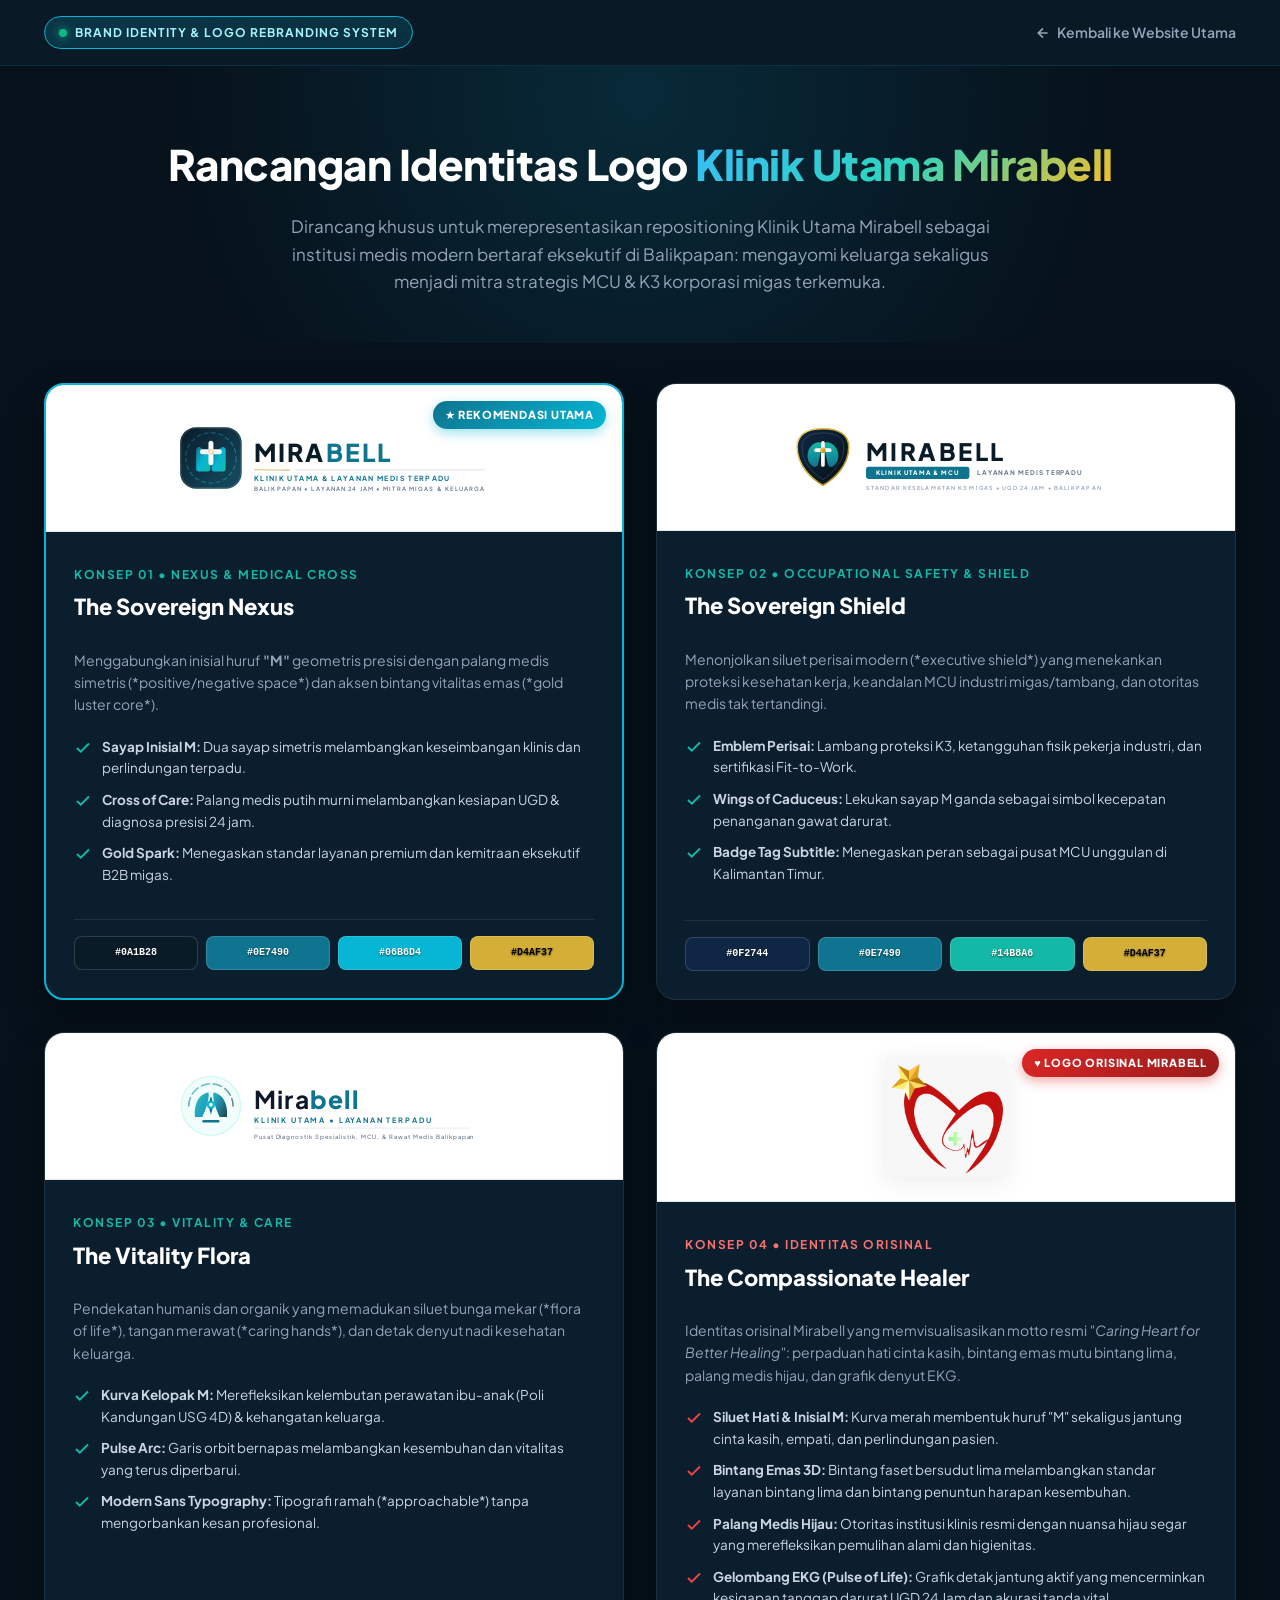
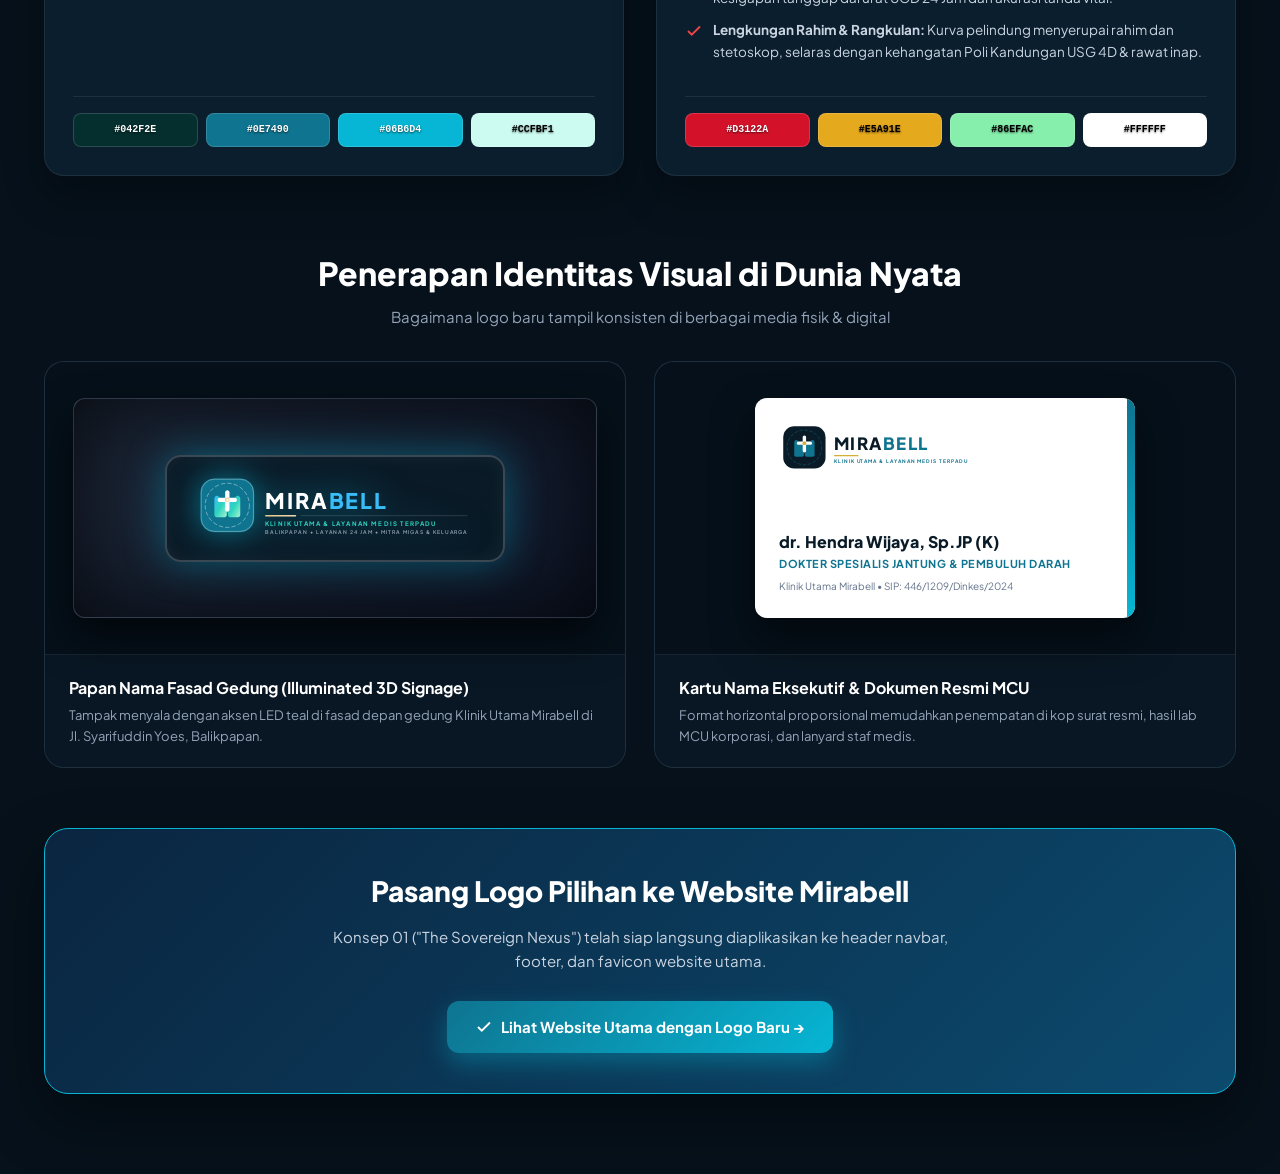
<file: logo-showcase.html>
<!DOCTYPE html>
<html lang="id">
<head>
  <link rel="icon" type="image/svg+xml" href="assets/images/brand/mirabell-mark-concept1.svg">
  <meta charset="UTF-8">
  <meta name="viewport" content="width=device-width, initial-scale=1.0">
  <title>Rancangan Logo Rebranding | Klinik Utama Mirabell</title>
  <link rel="preconnect" href="https://fonts.googleapis.com">
  <link rel="preconnect" href="https://fonts.gstatic.com" crossorigin>
  <link href="https://fonts.googleapis.com/css2?family=Plus+Jakarta+Sans:wght@400;500;600;700;800&family=Playfair+Display:ital,wght@0,600;0,700;1,600&display=swap" rel="stylesheet">
  <style>
    :root {
      --navy-950: #040D14;
      --navy-900: #0A1B28;
      --navy-800: #0F2744;
      --teal-600: #0E7490;
      --teal-500: #06B6D4;
      --teal-400: #14B8A6;
      --gold-500: #D4AF37;
      --gold-400: #E2C076;
      --slate-50: #F8FAFC;
      --slate-100: #F1F5F9;
      --slate-200: #E2E8F0;
      --slate-500: #64748B;
      --slate-800: #1E293B;
      --font-main: 'Plus Jakarta Sans', -apple-system, sans-serif;
    }

    * { box-sizing: border-box; margin: 0; padding: 0; }
    body {
      font-family: var(--font-main);
      background: #06111B;
      color: #E2E8F0;
      line-height: 1.6;
      padding-bottom: 80px;
    }

    .container {
      max-width: 1240px;
      margin: 0 auto;
      padding: 0 24px;
    }

    /* TOP BAR */
    .brand-bar {
      background: rgba(10, 27, 40, 0.9);
      backdrop-filter: blur(12px);
      border-bottom: 1px solid rgba(14, 116, 144, 0.25);
      position: sticky;
      top: 0;
      z-index: 100;
      padding: 16px 0;
    }
    .brand-bar-inner {
      display: flex;
      justify-content: space-between;
      align-items: center;
    }
    .badge-rebrand {
      background: linear-gradient(135deg, rgba(14,116,144,0.3), rgba(6,182,212,0.15));
      border: 1px solid var(--teal-500);
      color: #A5F3FC;
      padding: 6px 14px;
      border-radius: 999px;
      font-size: 12px;
      font-weight: 700;
      letter-spacing: 1px;
      text-transform: uppercase;
      display: inline-flex;
      align-items: center;
      gap: 8px;
    }
    .badge-dot {
      width: 8px;
      height: 8px;
      border-radius: 50%;
      background: #10B981;
      box-shadow: 0 0 10px #10B981;
    }

    .back-btn {
      color: #94A3B8;
      text-decoration: none;
      font-size: 14px;
      font-weight: 600;
      display: flex;
      align-items: center;
      gap: 6px;
      transition: color 0.2s;
    }
    .back-btn:hover { color: #FFFFFF; }

    /* HERO */
    .hero-section {
      padding: 64px 0 48px;
      text-align: center;
      background: radial-gradient(circle at 50% 10%, rgba(14, 116, 144, 0.25) 0%, rgba(6, 17, 27, 0) 70%);
    }
    .hero-title {
      font-size: 42px;
      font-weight: 800;
      color: #FFFFFF;
      letter-spacing: -0.5px;
      margin-bottom: 16px;
    }
    .hero-title span {
      background: linear-gradient(135deg, #38BDF8, #2DD4BF, #FBBF24);
      -webkit-background-clip: text;
      -webkit-text-fill-color: transparent;
    }
    .hero-subtitle {
      font-size: 17px;
      color: #94A3B8;
      max-width: 760px;
      margin: 0 auto;
    }

    /* CONCEPT CARDS GRID */
    .concepts-grid {
      display: grid;
      grid-template-columns: repeat(2, 1fr);
      gap: 32px;
      margin-top: 40px;
    }
    @media (max-width: 960px) {
      .concepts-grid { grid-template-columns: 1fr; }
    }

    .concept-card {
      background: #0B1E2D;
      border: 1px solid rgba(255, 255, 255, 0.08);
      border-radius: 20px;
      overflow: hidden;
      display: flex;
      flex-direction: column;
      box-shadow: 0 20px 40px rgba(0,0,0,0.3);
      transition: transform 0.3s ease, border-color 0.3s ease, box-shadow 0.3s ease;
      position: relative;
    }
    .concept-card:hover {
      transform: translateY(-6px);
      border-color: var(--teal-500);
      box-shadow: 0 25px 50px rgba(6, 182, 212, 0.15);
    }
    .concept-card.featured {
      border: 2px solid var(--teal-500);
    }
    .featured-tag {
      position: absolute;
      top: 16px;
      right: 16px;
      background: linear-gradient(135deg, #0E7490, #06B6D4);
      color: #FFFFFF;
      font-size: 11px;
      font-weight: 800;
      letter-spacing: 0.8px;
      text-transform: uppercase;
      padding: 5px 12px;
      border-radius: 999px;
      box-shadow: 0 4px 12px rgba(6,182,212,0.4);
      z-index: 10;
    }

    /* LOGO CANVAS INLINE */
    .logo-canvas {
      padding: 36px 20px;
      display: flex;
      align-items: center;
      justify-content: center;
      background: #FFFFFF;
      border-bottom: 1px solid var(--slate-200);
      min-height: 140px;
    }
    .logo-canvas svg {
      width: 100%;
      max-width: 320px;
      height: auto;
      display: block;
    }

    .concept-body {
      padding: 28px;
      display: flex;
      flex-direction: column;
      flex-grow: 1;
    }
    .concept-header {
      margin-bottom: 16px;
    }
    .concept-code {
      font-size: 12px;
      font-weight: 700;
      color: var(--teal-400);
      letter-spacing: 1.5px;
      text-transform: uppercase;
    }
    .concept-title {
      font-size: 22px;
      font-weight: 800;
      color: #FFFFFF;
      margin: 4px 0 8px;
    }
    .concept-desc {
      font-size: 14px;
      color: #94A3B8;
      line-height: 1.6;
      margin-bottom: 20px;
    }

    .philosophy-list {
      list-style: none;
      margin-bottom: 24px;
    }
    .philosophy-item {
      display: flex;
      gap: 10px;
      font-size: 13.5px;
      color: #CBD5E1;
      margin-bottom: 10px;
      align-items: flex-start;
    }
    .philosophy-item svg {
      flex-shrink: 0;
      color: var(--teal-400);
      margin-top: 3px;
    }

    .color-palette-bar {
      display: flex;
      gap: 8px;
      margin-top: auto;
      padding-top: 16px;
      border-top: 1px solid rgba(255,255,255,0.08);
    }
    .swatch {
      flex: 1;
      height: 34px;
      border-radius: 8px;
      display: flex;
      align-items: center;
      justify-content: center;
      font-size: 10px;
      font-weight: 700;
      font-family: monospace;
      color: #FFFFFF;
      text-shadow: 0 1px 2px rgba(0,0,0,0.6);
      border: 1px solid rgba(255,255,255,0.15);
    }

    /* APPLICATION SHOWCASE */
    .section-header {
      margin-top: 72px;
      margin-bottom: 32px;
      text-align: center;
    }
    .section-title {
      font-size: 32px;
      font-weight: 800;
      color: #FFFFFF;
    }
    .section-subtitle {
      color: #94A3B8;
      font-size: 15px;
      margin-top: 6px;
    }

    .mockup-grid {
      display: grid;
      grid-template-columns: repeat(2, 1fr);
      gap: 28px;
    }
    @media (max-width: 900px) {
      .mockup-grid { grid-template-columns: 1fr; }
    }

    .mockup-card {
      background: #0B1E2D;
      border: 1px solid rgba(255, 255, 255, 0.08);
      border-radius: 20px;
      overflow: hidden;
    }
    .mockup-preview {
      background: #05101A;
      padding: 36px 28px;
      display: flex;
      align-items: center;
      justify-content: center;
    }
    .mockup-caption {
      padding: 20px 24px;
      background: #091724;
      border-top: 1px solid rgba(255,255,255,0.06);
    }
    .mockup-caption h4 {
      font-size: 16px;
      color: #FFFFFF;
      margin-bottom: 4px;
    }
    .mockup-caption p {
      font-size: 13px;
      color: #94A3B8;
    }

    /* STATIONERY CARD */
    .business-card-mockup {
      width: 380px;
      height: 220px;
      background: #FFFFFF;
      border-radius: 12px;
      box-shadow: 0 20px 40px rgba(0,0,0,0.5);
      padding: 24px;
      display: flex;
      flex-direction: column;
      justify-content: space-between;
      color: #0A1B28;
      position: relative;
      overflow: hidden;
    }
    .business-card-mockup::after {
      content: "";
      position: absolute;
      right: 0;
      top: 0;
      bottom: 0;
      width: 8px;
      background: linear-gradient(to bottom, #0E7490, #06B6D4);
    }
    .card-logo-wrap svg {
      width: 100%;
      max-width: 220px;
      height: auto;
    }

    /* BUILDING SIGNAGE MOCKUP */
    .building-sign-mockup {
      width: 100%;
      height: 220px;
      background: linear-gradient(135deg, #1E293B, #0F172A);
      border-radius: 12px;
      box-shadow: inset 0 0 100px rgba(0,0,0,0.8), 0 20px 40px rgba(0,0,0,0.6);
      display: flex;
      align-items: center;
      justify-content: center;
      position: relative;
      border: 1px solid rgba(255,255,255,0.1);
    }
    .illuminated-sign {
      background: rgba(10, 27, 40, 0.95);
      border: 2px solid rgba(255,255,255,0.2);
      padding: 16px 28px;
      border-radius: 16px;
      box-shadow: 0 0 40px rgba(6, 182, 212, 0.4), inset 0 0 20px rgba(255,255,255,0.05);
    }
    .illuminated-sign svg {
      width: 100%;
      max-width: 280px;
      height: auto;
    }

    /* ACTION BAR */
    .action-cta-box {
      margin-top: 60px;
      background: linear-gradient(135deg, #0A2540, #0C4A6E);
      border: 1px solid var(--teal-500);
      border-radius: 24px;
      padding: 40px;
      text-align: center;
      box-shadow: 0 25px 60px rgba(0,0,0,0.4);
    }
    .action-cta-box h3 {
      font-size: 28px;
      font-weight: 800;
      color: #FFFFFF;
      margin-bottom: 12px;
    }
    .action-cta-box p {
      color: #CBD5E1;
      max-width: 650px;
      margin: 0 auto 28px;
      font-size: 15px;
    }
    .cta-buttons-group {
      display: flex;
      justify-content: center;
      gap: 16px;
      flex-wrap: wrap;
    }
    .btn-apply-primary {
      background: linear-gradient(135deg, #0E7490, #06B6D4);
      color: #FFFFFF;
      font-weight: 700;
      padding: 14px 28px;
      border-radius: 12px;
      border: none;
      cursor: pointer;
      font-size: 15px;
      display: inline-flex;
      align-items: center;
      gap: 8px;
      box-shadow: 0 10px 25px rgba(6, 182, 212, 0.35);
      transition: all 0.2s;
      text-decoration: none;
    }
    .btn-apply-primary:hover {
      transform: translateY(-2px);
      box-shadow: 0 15px 30px rgba(6, 182, 212, 0.5);
    }
    .btn-view-site {
      background: rgba(255,255,255,0.1);
      color: #FFFFFF;
      font-weight: 600;
      padding: 14px 28px;
      border-radius: 12px;
      border: 1px solid rgba(255,255,255,0.25);
      cursor: pointer;
      font-size: 15px;
      text-decoration: none;
      transition: all 0.2s;
    }
    .btn-view-site:hover {
      background: rgba(255,255,255,0.18);
    }
  </style>
</head>
<body>

  <!-- TOP BAR -->
  <header class="brand-bar">
    <div class="container brand-bar-inner">
      <div class="badge-rebrand">
        <span class="badge-dot"></span> Brand Identity &amp; Logo Rebranding System
      </div>
      <a href="index.html" class="back-btn">
        <svg width="16" height="16" viewBox="0 0 24 24" fill="none" stroke="currentColor" stroke-width="2.5"><path d="M19 12H5M12 19l-7-7 7-7"/></svg>
        Kembali ke Website Utama
      </a>
    </div>
  </header>

  <!-- HERO -->
  <section class="hero-section">
    <div class="container">
      <h1 class="hero-title">Rancangan Identitas Logo <span>Klinik Utama Mirabell</span></h1>
      <p class="hero-subtitle">
        Dirancang khusus untuk merepresentasikan repositioning Klinik Utama Mirabell sebagai institusi medis modern bertaraf eksekutif di Balikpapan: mengayomi keluarga sekaligus menjadi mitra strategis MCU &amp; K3 korporasi migas terkemuka.
      </p>
    </div>
  </section>

  <!-- CONCEPTS COMPARISON -->
  <main class="container">
    <div class="concepts-grid">

      <!-- KONSEP 1 (RECOMMENDED) -->
      <div class="concept-card featured">
        <div class="featured-tag">&#9733; Rekomendasi Utama</div>
        
        <!-- Inline SVG Concept 1 -->
        <div class="logo-canvas">
          <svg xmlns="http://www.w3.org/2000/svg" viewBox="0 0 520 120">
            <defs>
              <linearGradient id="c1-navy-grad" x1="0%" y1="0%" x2="100%" y2="100%">
                <stop offset="0%" stop-color="#0A1B28" />
                <stop offset="100%" stop-color="#164E63" />
              </linearGradient>
              <linearGradient id="c1-teal-grad" x1="0%" y1="0%" x2="100%" y2="100%">
                <stop offset="0%" stop-color="#0E7490" />
                <stop offset="50%" stop-color="#06B6D4" />
                <stop offset="100%" stop-color="#14B8A6" />
              </linearGradient>
              <linearGradient id="c1-gold-grad" x1="0%" y1="0%" x2="100%" y2="100%">
                <stop offset="0%" stop-color="#E2C076" />
                <stop offset="50%" stop-color="#F5E6C8" />
                <stop offset="100%" stop-color="#C5A880" />
              </linearGradient>
            </defs>
            <g transform="translate(10, 10)">
              <rect x="0" y="0" width="100" height="100" rx="26" fill="url(#c1-navy-grad)" />
              <rect x="1.5" y="1.5" width="97" height="97" rx="24.5" fill="none" stroke="rgba(255,255,255,0.15)" stroke-width="1.5" />
              <circle cx="50" cy="50" r="41" fill="none" stroke="url(#c1-teal-grad)" stroke-width="2" stroke-dasharray="8 4" opacity="0.45" />
              <path d="M26 68 L26 38 C26 34 29 31 33 33 L46 44 C48 45.5 49 48 49 51 L49 68 C49 70 47 72 45 72 L30 72 C27.8 72 26 70.2 26 68 Z" fill="url(#c1-teal-grad)" />
              <path d="M74 68 L74 38 C74 34 71 31 67 33 L54 44 C52 45.5 51 48 51 51 L51 68 C51 70 53 72 55 72 L70 72 C72.2 72 74 70.2 74 68 Z" fill="url(#c1-teal-grad)" />
              <path d="M46 26 C46 24 47.8 22 50 22 C52.2 22 54 24 54 26 L54 58 C54 60.2 52.2 62 50 62 C47.8 62 46 60.2 46 58 Z" fill="#FFFFFF" />
              <path d="M36 36 C34 36 32 37.8 32 40 C32 42.2 34 44 36 44 L64 44 C66 44 68 42.2 68 40 C68 37.8 66 36 64 36 Z" fill="#FFFFFF" opacity="0.95" />
              <circle cx="50" cy="40" r="4.5" fill="url(#c1-gold-grad)" />
              <circle cx="50" cy="40" r="2" fill="#FFFFFF" />
            </g>
            <g transform="translate(130, 20)">
              <text x="0" y="46" font-family="'Plus Jakarta Sans', -apple-system, sans-serif" font-size="40" font-weight="800" letter-spacing="3.5" fill="#0A1B28">
                MIRA<tspan fill="#0E7490">BELL</tspan>
              </text>
              <rect x="0" y="58" width="58" height="3" rx="1.5" fill="url(#c1-gold-grad)" />
              <rect x="66" y="59" width="310" height="1" fill="#CBD5E1" />
              <text x="0" y="78" font-family="'Plus Jakarta Sans', sans-serif" font-size="11.5" font-weight="700" letter-spacing="2.2" fill="#0E7490">
                KLINIK UTAMA &amp; LAYANAN MEDIS TERPADU
              </text>
              <text x="0" y="93" font-family="'Plus Jakarta Sans', sans-serif" font-size="9.5" font-weight="600" letter-spacing="1.8" fill="#64748B">
                BALIKPAPAN • LAYANAN 24 JAM • MITRA MIGAS &amp; KELUARGA
              </text>
            </g>
          </svg>
        </div>

        <div class="concept-body">
          <div class="concept-header">
            <span class="concept-code">Konsep 01 • Nexus &amp; Medical Cross</span>
            <h2 class="concept-title">The Sovereign Nexus</h2>
          </div>
          <p class="concept-desc">
            Menggabungkan inisial huruf <strong>"M"</strong> geometris presisi dengan palang medis simetris (*positive/negative space*) dan aksen bintang vitalitas emas (*gold luster core*).
          </p>

          <ul class="philosophy-list">
            <li class="philosophy-item">
              <svg width="18" height="18" viewBox="0 0 24 24" fill="none" stroke="currentColor" stroke-width="2.5"><path d="M20 6L9 17l-5-5"/></svg>
              <span><strong>Sayap Inisial M:</strong> Dua sayap simetris melambangkan keseimbangan klinis dan perlindungan terpadu.</span>
            </li>
            <li class="philosophy-item">
              <svg width="18" height="18" viewBox="0 0 24 24" fill="none" stroke="currentColor" stroke-width="2.5"><path d="M20 6L9 17l-5-5"/></svg>
              <span><strong>Cross of Care:</strong> Palang medis putih murni melambangkan kesiapan UGD &amp; diagnosa presisi 24 jam.</span>
            </li>
            <li class="philosophy-item">
              <svg width="18" height="18" viewBox="0 0 24 24" fill="none" stroke="currentColor" stroke-width="2.5"><path d="M20 6L9 17l-5-5"/></svg>
              <span><strong>Gold Spark:</strong> Menegaskan standar layanan premium dan kemitraan eksekutif B2B migas.</span>
            </li>
          </ul>

          <div class="color-palette-bar">
            <div class="swatch" style="background: #0A1B28;" title="Sovereign Navy #0A1B28">#0A1B28</div>
            <div class="swatch" style="background: #0E7490;" title="Mineral Teal #0E7490">#0E7490</div>
            <div class="swatch" style="background: #06B6D4;" title="Cyan #06B6D4">#06B6D4</div>
            <div class="swatch" style="background: #D4AF37; color: #000;" title="Gold #D4AF37">#D4AF37</div>
          </div>
        </div>
      </div>

      <!-- KONSEP 2 -->
      <div class="concept-card">
        <!-- Inline SVG Concept 2 -->
        <div class="logo-canvas">
          <svg xmlns="http://www.w3.org/2000/svg" viewBox="0 0 520 120">
            <defs>
              <linearGradient id="c2-shield-grad" x1="0%" y1="0%" x2="100%" y2="100%">
                <stop offset="0%" stop-color="#0F2744" />
                <stop offset="60%" stop-color="#0A1B28" />
                <stop offset="100%" stop-color="#040D14" />
              </linearGradient>
              <linearGradient id="c2-teal-grad" x1="0%" y1="0%" x2="0%" y2="100%">
                <stop offset="0%" stop-color="#14B8A6" />
                <stop offset="100%" stop-color="#0E7490" />
              </linearGradient>
              <linearGradient id="c2-gold-grad" x1="0%" y1="0%" x2="100%" y2="100%">
                <stop offset="0%" stop-color="#F7D070" />
                <stop offset="50%" stop-color="#D4AF37" />
                <stop offset="100%" stop-color="#AA820A" />
              </linearGradient>
            </defs>
            <g transform="translate(10, 10)">
              <path d="M50 4 C76 4 92 14 92 34 C92 64 68 86 50 96 C32 86 8 64 8 34 C8 14 24 4 50 4 Z" fill="url(#c2-shield-grad)" stroke="url(#c2-gold-grad)" stroke-width="2.5" stroke-linejoin="round" />
              <path d="M50 11 C71 11 84 19 84 35 C84 59 64 78 50 87 C36 78 16 59 16 35 C16 19 29 11 50 11 Z" fill="none" stroke="rgba(255,255,255,0.18)" stroke-width="1.2" />
              <path d="M25 48 C25 36 34 26 44 26 C47 26 49 28 49 31 L42 62 C41 65 38 67 35 66 C29 63 25 56 25 48 Z" fill="url(#c2-teal-grad)" />
              <path d="M75 48 C75 36 66 26 56 26 C53 26 51 28 51 31 L58 62 C59 65 62 67 65 66 C71 63 75 56 75 48 Z" fill="url(#c2-teal-grad)" />
              <rect x="47" y="24" width="6" height="42" rx="3" fill="#FFFFFF" />
              <rect x="36" y="36" width="28" height="6" rx="3" fill="#FFFFFF" />
              <circle cx="50" cy="39" r="4.5" fill="url(#c2-gold-grad)" />
            </g>
            <g transform="translate(130, 20)">
              <text x="0" y="46" font-family="'Plus Jakarta Sans', sans-serif" font-size="39" font-weight="800" letter-spacing="4" fill="#0A1B28">
                MIRABELL
              </text>
              <g transform="translate(0, 56)">
                <rect x="0" y="0" width="168" height="20" rx="4" fill="#0E7490" />
                <text x="84" y="14" text-anchor="middle" font-family="'Plus Jakarta Sans', sans-serif" font-size="10" font-weight="800" letter-spacing="1.5" fill="#FFFFFF">
                  KLINIK UTAMA &amp; MCU
                </text>
                <text x="180" y="14" font-family="'Plus Jakarta Sans', sans-serif" font-size="10.5" font-weight="700" letter-spacing="1.5" fill="#64748B">
                  LAYANAN MEDIS TERPADU
                </text>
              </g>
              <text x="0" y="93" font-family="'Plus Jakarta Sans', sans-serif" font-size="9" font-weight="600" letter-spacing="1.8" fill="#94A3B8">
                STANDAR KESELAMATAN K3 MIGAS • UGD 24 JAM • BALIKPAPAN
              </text>
            </g>
          </svg>
        </div>

        <div class="concept-body">
          <div class="concept-header">
            <span class="concept-code">Konsep 02 • Occupational Safety &amp; Shield</span>
            <h2 class="concept-title">The Sovereign Shield</h2>
          </div>
          <p class="concept-desc">
            Menonjolkan siluet perisai modern (*executive shield*) yang menekankan proteksi kesehatan kerja, keandalan MCU industri migas/tambang, dan otoritas medis tak tertandingi.
          </p>

          <ul class="philosophy-list">
            <li class="philosophy-item">
              <svg width="18" height="18" viewBox="0 0 24 24" fill="none" stroke="currentColor" stroke-width="2.5"><path d="M20 6L9 17l-5-5"/></svg>
              <span><strong>Emblem Perisai:</strong> Lambang proteksi K3, ketangguhan fisik pekerja industri, dan sertifikasi Fit-to-Work.</span>
            </li>
            <li class="philosophy-item">
              <svg width="18" height="18" viewBox="0 0 24 24" fill="none" stroke="currentColor" stroke-width="2.5"><path d="M20 6L9 17l-5-5"/></svg>
              <span><strong>Wings of Caduceus:</strong> Lekukan sayap M ganda sebagai simbol kecepatan penanganan gawat darurat.</span>
            </li>
            <li class="philosophy-item">
              <svg width="18" height="18" viewBox="0 0 24 24" fill="none" stroke="currentColor" stroke-width="2.5"><path d="M20 6L9 17l-5-5"/></svg>
              <span><strong>Badge Tag Subtitle:</strong> Menegaskan peran sebagai pusat MCU unggulan di Kalimantan Timur.</span>
            </li>
          </ul>

          <div class="color-palette-bar">
            <div class="swatch" style="background: #0F2744;" title="Executive Indigo #0F2744">#0F2744</div>
            <div class="swatch" style="background: #0E7490;" title="Teal #0E7490">#0E7490</div>
            <div class="swatch" style="background: #14B8A6;" title="Emerald #14B8A6">#14B8A6</div>
            <div class="swatch" style="background: #D4AF37; color: #000;" title="Gold #D4AF37">#D4AF37</div>
          </div>
        </div>
      </div>

      <!-- KONSEP 3 -->
      <div class="concept-card">
        <!-- Inline SVG Concept 3 -->
        <div class="logo-canvas">
          <svg xmlns="http://www.w3.org/2000/svg" viewBox="0 0 520 120">
            <defs>
              <linearGradient id="c3-teal-grad" x1="0%" y1="0%" x2="100%" y2="100%">
                <stop offset="0%" stop-color="#06B6D4" />
                <stop offset="50%" stop-color="#0E7490" />
                <stop offset="100%" stop-color="#042F2E" />
              </linearGradient>
              <linearGradient id="c3-warm-grad" x1="0%" y1="0%" x2="100%" y2="100%">
                <stop offset="0%" stop-color="#14B8A6" />
                <stop offset="100%" stop-color="#0284C7" />
              </linearGradient>
            </defs>
            <g transform="translate(10, 10)">
              <circle cx="50" cy="50" r="48" fill="#F0FDFA" stroke="#CCFBF1" stroke-width="2" />
              <path d="M14 50 A36 36 0 1 1 86 50" fill="none" stroke="url(#c3-teal-grad)" stroke-width="2.5" stroke-linecap="round" stroke-dasharray="14 6" opacity="0.6" />
              <path d="M24 68 C22 48 30 30 46 28 C48 38 42 54 36 68 Z" fill="url(#c3-warm-grad)" opacity="0.9" />
              <path d="M76 68 C78 48 70 30 54 28 C52 38 58 54 64 68 Z" fill="url(#c3-teal-grad)" opacity="0.9" />
              <path d="M50 34 C46 44 46 54 50 64 C54 54 54 44 50 34 Z" fill="#0E7490" />
              <circle cx="50" cy="48" r="6.5" fill="#06B6D4" />
              <circle cx="50" cy="48" r="3" fill="#FFFFFF" />
              <rect x="36" y="73" width="28" height="4" rx="2" fill="#0E7490" />
            </g>
            <g transform="translate(130, 20)">
              <text x="0" y="45" font-family="'Plus Jakarta Sans', sans-serif" font-size="40" font-weight="700" letter-spacing="2" fill="#0F172A">
                Mira<tspan font-weight="800" fill="#0E7490">bell</tspan>
              </text>
              <text x="0" y="68" font-family="'Plus Jakarta Sans', sans-serif" font-size="12" font-weight="700" letter-spacing="3" fill="#0E7490">
                KLINIK UTAMA • LAYANAN TERPADU
              </text>
              <line x1="0" y1="76" x2="350" y2="76" stroke="#E2E8F0" stroke-width="1.5" />
              <text x="0" y="93" font-family="'Plus Jakarta Sans', sans-serif" font-size="9.5" font-weight="500" letter-spacing="1.5" fill="#64748B">
                Pusat Diagnostik Spesialistik, MCU, &amp; Rawat Medis Balikpapan
              </text>
            </g>
          </svg>
        </div>

        <div class="concept-body">
          <div class="concept-header">
            <span class="concept-code">Konsep 03 • Vitality &amp; Care</span>
            <h2 class="concept-title">The Vitality Flora</h2>
          </div>
          <p class="concept-desc">
            Pendekatan humanis dan organik yang memadukan siluet bunga mekar (*flora of life*), tangan merawat (*caring hands*), dan detak denyut nadi kesehatan keluarga.
          </p>

          <ul class="philosophy-list">
            <li class="philosophy-item">
              <svg width="18" height="18" viewBox="0 0 24 24" fill="none" stroke="currentColor" stroke-width="2.5"><path d="M20 6L9 17l-5-5"/></svg>
              <span><strong>Kurva Kelopak M:</strong> Merefleksikan kelembutan perawatan ibu-anak (Poli Kandungan USG 4D) &amp; kehangatan keluarga.</span>
            </li>
            <li class="philosophy-item">
              <svg width="18" height="18" viewBox="0 0 24 24" fill="none" stroke="currentColor" stroke-width="2.5"><path d="M20 6L9 17l-5-5"/></svg>
              <span><strong>Pulse Arc:</strong> Garis orbit bernapas melambangkan kesembuhan dan vitalitas yang terus diperbarui.</span>
            </li>
            <li class="philosophy-item">
              <svg width="18" height="18" viewBox="0 0 24 24" fill="none" stroke="currentColor" stroke-width="2.5"><path d="M20 6L9 17l-5-5"/></svg>
              <span><strong>Modern Sans Typography:</strong> Tipografi ramah (*approachable*) tanpa mengorbankan kesan profesional.</span>
            </li>
          </ul>

          <div class="color-palette-bar">
            <div class="swatch" style="background: #042F2E;" title="Deep Forest #042F2E">#042F2E</div>
            <div class="swatch" style="background: #0E7490;" title="Teal #0E7490">#0E7490</div>
            <div class="swatch" style="background: #06B6D4;" title="Cyan #06B6D4">#06B6D4</div>
            <div class="swatch" style="background: #CCFBF1; color: #000;" title="Mint #CCFBF1">#CCFBF1</div>
          </div>
        </div>
      </div>

          <!-- KONSEP 4 (ORISINAL MIRABELL) -->
      <div class="concept-card">
        <div class="featured-tag" style="background: linear-gradient(135deg, #DC2626, #991B1B); box-shadow: 0 4px 12px rgba(220,38,38,0.4);">&#9829; Logo Orisinal Mirabell</div>
        
        <!-- Canvas Image with Base64 inline & local file fallback -->
        <div class="logo-canvas" style="padding: 24px; min-height: 140px; background: #FFFFFF; display: flex; align-items: center; justify-content: center;">
          <img src="[data-uri]" alt="Konsep 04 Orisinal Mirabell" style="max-height: 120px; width: auto; object-fit: contain; filter: drop-shadow(0 4px 12px rgba(0,0,0,0.08));">
        </div>

        <div class="concept-body">
          <div class="concept-header">
            <span class="concept-code" style="color: #F87171;">Konsep 04 • Identitas Orisinal</span>
            <h2 class="concept-title">The Compassionate Healer</h2>
          </div>
          <p class="concept-desc">
            Identitas orisinal Mirabell yang memvisualisasikan motto resmi <em>"Caring Heart for Better Healing"</em>: perpaduan hati cinta kasih, bintang emas mutu bintang lima, palang medis hijau, dan grafik denyut EKG.
          </p>

          <ul class="philosophy-list">
            <li class="philosophy-item">
              <svg width="18" height="18" viewBox="0 0 24 24" fill="none" stroke="#EF4444" stroke-width="2.5"><path d="M20 6L9 17l-5-5"/></svg>
              <span><strong>Siluet Hati &amp; Inisial M:</strong> Kurva merah membentuk huruf "M" sekaligus jantung cinta kasih, empati, dan perlindungan pasien.</span>
            </li>
            <li class="philosophy-item">
              <svg width="18" height="18" viewBox="0 0 24 24" fill="none" stroke="#EF4444" stroke-width="2.5"><path d="M20 6L9 17l-5-5"/></svg>
              <span><strong>Bintang Emas 3D:</strong> Bintang faset bersudut lima melambangkan standar layanan bintang lima dan bintang penuntun harapan kesembuhan.</span>
            </li>
            <li class="philosophy-item">
              <svg width="18" height="18" viewBox="0 0 24 24" fill="none" stroke="#EF4444" stroke-width="2.5"><path d="M20 6L9 17l-5-5"/></svg>
              <span><strong>Palang Medis Hijau:</strong> Otoritas institusi klinis resmi dengan nuansa hijau segar yang merefleksikan pemulihan alami dan higienitas.</span>
            </li>
            <li class="philosophy-item">
              <svg width="18" height="18" viewBox="0 0 24 24" fill="none" stroke="#EF4444" stroke-width="2.5"><path d="M20 6L9 17l-5-5"/></svg>
              <span><strong>Gelombang EKG (Pulse of Life):</strong> Grafik detak jantung aktif yang mencerminkan kesigapan tanggap darurat UGD 24 Jam dan akurasi tanda vital.</span>
            </li>
            <li class="philosophy-item">
              <svg width="18" height="18" viewBox="0 0 24 24" fill="none" stroke="#EF4444" stroke-width="2.5"><path d="M20 6L9 17l-5-5"/></svg>
              <span><strong>Lengkungan Rahim &amp; Rangkulan:</strong> Kurva pelindung menyerupai rahim dan stetoskop, selaras dengan kehangatan Poli Kandungan USG 4D &amp; rawat inap.</span>
            </li>
          </ul>

          <div class="color-palette-bar">
            <div class="swatch" style="background: #D3122A;" title="Crimson Red #D3122A">#D3122A</div>
            <div class="swatch" style="background: #E5A91E; color: #000;" title="Radiant Gold #E5A91E">#E5A91E</div>
            <div class="swatch" style="background: #86EFAC; color: #000;" title="Mint Green #86EFAC">#86EFAC</div>
            <div class="swatch" style="background: #FFFFFF; color: #000;" title="Pure White #FFFFFF">#FFFFFF</div>
          </div>
        </div>
      </div>

    </div>

    <!-- REAL WORLD APPLICATION MOCKUPS -->
    <div class="section-header">
      <h2 class="section-title">Penerapan Identitas Visual di Dunia Nyata</h2>
      <p class="section-subtitle">Bagaimana logo baru tampil konsisten di berbagai media fisik &amp; digital</p>
    </div>

    <div class="mockup-grid">
      
      <!-- 1. Exterior Building Signage -->
      <div class="mockup-card">
        <div class="mockup-preview">
          <div class="building-sign-mockup">
            <div class="illuminated-sign">
              <svg xmlns="http://www.w3.org/2000/svg" viewBox="0 0 520 120" style="filter: drop-shadow(0 0 16px rgba(6,182,212,0.6));">
                <defs>
                  <linearGradient id="sig-teal-grad" x1="0%" y1="0%" x2="100%" y2="100%">
                    <stop offset="0%" stop-color="#38BDF8" />
                    <stop offset="50%" stop-color="#2DD4BF" />
                    <stop offset="100%" stop-color="#A7F3D0" />
                  </linearGradient>
                  <linearGradient id="sig-gold-grad" x1="0%" y1="0%" x2="100%" y2="100%">
                    <stop offset="0%" stop-color="#E2C076" />
                    <stop offset="100%" stop-color="#F5E6C8" />
                  </linearGradient>
                </defs>
                <g transform="translate(10, 10)">
                  <rect x="0" y="0" width="100" height="100" rx="26" fill="#0E7490" />
                  <rect x="1.5" y="1.5" width="97" height="97" rx="24.5" fill="none" stroke="rgba(255,255,255,0.4)" stroke-width="1.5" />
                  <circle cx="50" cy="50" r="41" fill="none" stroke="#FFFFFF" stroke-width="1.5" stroke-dasharray="8 4" opacity="0.5" />
                  <path d="M26 68 L26 38 C26 34 29 31 33 33 L46 44 C48 45.5 49 48 49 51 L49 68 C49 70 47 72 45 72 L30 72 C27.8 72 26 70.2 26 68 Z" fill="url(#sig-teal-grad)" />
                  <path d="M74 68 L74 38 C74 34 71 31 67 33 L54 44 C52 45.5 51 48 51 51 L51 68 C51 70 53 72 55 72 L70 72 C72.2 72 74 70.2 74 68 Z" fill="url(#sig-teal-grad)" />
                  <path d="M46 26 C46 24 47.8 22 50 22 C52.2 22 54 24 54 26 L54 58 C54 60.2 52.2 62 50 62 C47.8 62 46 60.2 46 58 Z" fill="#FFFFFF" />
                  <path d="M36 36 C34 36 32 37.8 32 40 C32 42.2 34 44 36 44 L64 44 C66 44 68 42.2 68 40 C68 37.8 66 36 64 36 Z" fill="#FFFFFF" />
                  <circle cx="50" cy="40" r="4.5" fill="url(#sig-gold-grad)" />
                  <circle cx="50" cy="40" r="2" fill="#FFFFFF" />
                </g>
                <g transform="translate(130, 20)">
                  <text x="0" y="46" font-family="'Plus Jakarta Sans', sans-serif" font-size="40" font-weight="800" letter-spacing="3.5" fill="#FFFFFF">
                    MIRA<tspan fill="#38BDF8">BELL</tspan>
                  </text>
                  <rect x="0" y="58" width="58" height="3" rx="1.5" fill="url(#sig-gold-grad)" />
                  <rect x="66" y="59" width="310" height="1" fill="rgba(255,255,255,0.25)" />
                  <text x="0" y="78" font-family="'Plus Jakarta Sans', sans-serif" font-size="11.5" font-weight="700" letter-spacing="2.2" fill="#2DD4BF">
                    KLINIK UTAMA &amp; LAYANAN MEDIS TERPADU
                  </text>
                  <text x="0" y="93" font-family="'Plus Jakarta Sans', sans-serif" font-size="9.5" font-weight="600" letter-spacing="1.8" fill="#94A3B8">
                    BALIKPAPAN • LAYANAN 24 JAM • MITRA MIGAS &amp; KELUARGA
                  </text>
                </g>
              </svg>
            </div>
          </div>
        </div>
        <div class="mockup-caption">
          <h4>Papan Nama Fasad Gedung (Illuminated 3D Signage)</h4>
          <p>Tampak menyala dengan aksen LED teal di fasad depan gedung Klinik Utama Mirabell di Jl. Syarifuddin Yoes, Balikpapan.</p>
        </div>
      </div>

      <!-- 2. Corporate Stationery & Business Card -->
      <div class="mockup-card">
        <div class="mockup-preview">
          <div class="business-card-mockup">
            <div class="card-logo-wrap">
              <svg xmlns="http://www.w3.org/2000/svg" viewBox="0 0 520 120">
                <g transform="translate(10, 10)">
                  <rect x="0" y="0" width="100" height="100" rx="26" fill="#0A1B28" />
                  <circle cx="50" cy="50" r="41" fill="none" stroke="#0E7490" stroke-width="2" stroke-dasharray="8 4" opacity="0.5" />
                  <path d="M26 68 L26 38 C26 34 29 31 33 33 L46 44 C48 45.5 49 48 49 51 L49 68 C49 70 47 72 45 72 L30 72 C27.8 72 26 70.2 26 68 Z" fill="#0E7490" />
                  <path d="M74 68 L74 38 C74 34 71 31 67 33 L54 44 C52 45.5 51 48 51 51 L51 68 C51 70 53 72 55 72 L70 72 C72.2 72 74 70.2 74 68 Z" fill="#0E7490" />
                  <path d="M46 26 C46 24 47.8 22 50 22 C52.2 22 54 24 54 26 L54 58 C54 60.2 52.2 62 50 62 C47.8 62 46 60.2 46 58 Z" fill="#FFFFFF" />
                  <path d="M36 36 C34 36 32 37.8 32 40 C32 42.2 34 44 36 44 L64 44 C66 44 68 42.2 68 40 C68 37.8 66 36 64 36 Z" fill="#FFFFFF" />
                  <circle cx="50" cy="40" r="4.5" fill="#D4AF37" />
                </g>
                <g transform="translate(130, 20)">
                  <text x="0" y="46" font-family="'Plus Jakarta Sans', sans-serif" font-size="40" font-weight="800" letter-spacing="3.5" fill="#0A1B28">
                    MIRA<tspan fill="#0E7490">BELL</tspan>
                  </text>
                  <rect x="0" y="58" width="58" height="3" rx="1.5" fill="#D4AF37" />
                  <text x="0" y="78" font-family="'Plus Jakarta Sans', sans-serif" font-size="11.5" font-weight="700" letter-spacing="2.2" fill="#0E7490">
                    KLINIK UTAMA &amp; LAYANAN MEDIS TERPADU
                  </text>
                </g>
              </svg>
            </div>
            <div>
              <div style="font-weight: 800; font-size: 16px; color: #0A1B28;">dr. Hendra Wijaya, Sp.JP (K)</div>
              <div style="font-size: 11px; font-weight: 700; color: #0E7490; letter-spacing: 0.5px;">DOKTER SPESIALIS JANTUNG &amp; PEMBULUH DARAH</div>
              <div style="font-size: 10px; color: #64748B; margin-top: 6px;">Klinik Utama Mirabell • SIP: 446/1209/Dinkes/2024</div>
            </div>
          </div>
        </div>
        <div class="mockup-caption">
          <h4>Kartu Nama Eksekutif &amp; Dokumen Resmi MCU</h4>
          <p>Format horizontal proporsional memudahkan penempatan di kop surat resmi, hasil lab MCU korporasi, dan lanyard staf medis.</p>
        </div>
      </div>

    </div>

    <!-- ACTION CALLOUT -->
    <div class="action-cta-box">
      <h3>Pasang Logo Pilihan ke Website Mirabell</h3>
      <p>
        Konsep 01 ("The Sovereign Nexus") telah siap langsung diaplikasikan ke header navbar, footer, dan favicon website utama.
      </p>
      <div class="cta-buttons-group">
        <a href="index.html" class="btn-apply-primary">
          <svg width="18" height="18" viewBox="0 0 24 24" fill="none" stroke="currentColor" stroke-width="2.5"><path d="M20 6L9 17l-5-5"/></svg>
          Lihat Website Utama dengan Logo Baru &rarr;
        </a>
      </div>
    </div>

  </main>

</body>
</html>
</file>
<file: assets/css/mirabell-custom.css>
/* ==========================================================================
   KLINIK UTAMA MIRABELL - LUXURY & PROFESSIONAL HEALTHCARE THEME (2026)
   Aesthetic: Sovereign Deep Navy, Muted Mineral Teal, Warm Alabaster, Champagne Accent
   ========================================================================== */

:root {
  /* Kadence Native Tokens - Luxury Palette */
  --global-palette1: #0E7490;         /* Refined Mineral Teal */
  --global-palette2: #155E75;         /* Deep Teal Shade */
  --global-palette3: #0A1B28;         /* Sovereign Deep Navy (Authoritative) */
  --global-palette4: #334155;         /* Slate Neutral Body */
  --global-palette5: #64748B;         /* Muted Slate Caption */
  --global-palette6: #E8EEF3;         /* Ultra-Subtle Crisp Border */
  --global-palette7: #F1F5F9;         /* Alabaster Surface */
  --global-palette8: #FAFCFD;         /* Canvas Background */
  --global-palette9: #FFFFFF;         /* Pure Card White */

  /* Luxury Gold / Champagne Accent */
  --gold-accent: #B45309;
  --gold-surface: #FEF3C7;
  --gold-border: rgba(180, 83, 9, 0.25);
  --gold-glow: rgba(217, 119, 6, 0.15);

  /* Medical Tonal Accents */
  --color-emergency: #BE123C;
  --color-emergency-bg: #FFF1F2;
  --color-emergency-border: #FECDD3;
  --color-success: #059669;

  /* Sophisticated Diffused Shadows (Multi-layer Luxury) */
  --shadow-diffuse-xs: 0 1px 3px rgba(10, 27, 40, 0.04);
  --shadow-diffuse-sm: 0 4px 14px -2px rgba(10, 27, 40, 0.05), 0 2px 4px -2px rgba(10, 27, 40, 0.03);
  --shadow-diffuse-md: 0 12px 30px -4px rgba(10, 27, 40, 0.07), 0 4px 10px -2px rgba(10, 27, 40, 0.03);
  --shadow-diffuse-lg: 0 25px 50px -12px rgba(10, 27, 40, 0.12), 0 8px 16px -4px rgba(10, 27, 40, 0.04);
  --shadow-elevated: 0 20px 45px -10px rgba(14, 116, 144, 0.18);

  /* Geometry */
  --radius-xs: 6px;
  --radius-sm: 10px;
  --radius-md: 16px;
  --radius-lg: 24px;
  --radius-pill: 9999px;

  /* Transitions */
  --ease-smooth: 0.35s cubic-bezier(0.16, 1, 0.3, 1);
}

/* Base Typography */
body {
  font-family: 'Plus Jakarta Sans', -apple-system, BlinkMacSystemFont, sans-serif;
  color: var(--global-palette4);
  background-color: var(--global-palette8);
  line-height: 1.75;
  letter-spacing: -0.012em;
  -webkit-font-smoothing: antialiased;
  overflow-x: hidden;
}

.container {
  max-width: 1260px;
  margin: 0 auto;
  padding: 0 28px;
}

a {
  color: inherit;
  text-decoration: none;
  transition: all var(--ease-smooth);
}

/* ==========================================================================
   1. TOP EMERGENCY BAR (SOVEREIGN NAVY & GOLD MICRO-CHIP)
   ========================================================================== */
.emergency-bar {
  background: #071520;
  color: #E2E8F0;
  font-size: 13px;
  padding: 11px 0;
  border-bottom: 1px solid rgba(255, 255, 255, 0.07);
  position: relative;
  z-index: 101;
}

.emergency-bar-inner {
  display: flex;
  justify-content: space-between;
  align-items: center;
  flex-wrap: wrap;
  gap: 16px;
}

.emergency-left {
  display: flex;
  align-items: center;
  gap: 14px;
  font-size: 13px;
  font-weight: 500;
  letter-spacing: -0.005em;
}

.accreditation-chip {
  display: inline-flex;
  align-items: center;
  gap: 6px;
  background: rgba(217, 119, 6, 0.12);
  border: 1px solid rgba(217, 119, 6, 0.3);
  color: #FBBF24;
  padding: 3px 12px;
  border-radius: var(--radius-pill);
  font-size: 11.5px;
  font-weight: 700;
  letter-spacing: 0.04em;
  text-transform: uppercase;
}

.live-pulse-badge {
  display: inline-flex;
  align-items: center;
  gap: 7px;
  color: #34D399;
  font-weight: 600;
  font-size: 12.5px;
}

.live-dot {
  width: 7px;
  height: 7px;
  background-color: #10B981;
  border-radius: 50%;
  box-shadow: 0 0 0 0 rgba(16, 185, 129, 0.7);
  animation: pulse-ring 2s infinite;
}

@keyframes pulse-ring {
  0% { transform: scale(0.95); box-shadow: 0 0 0 0 rgba(16, 185, 129, 0.7); }
  70% { transform: scale(1); box-shadow: 0 0 0 7px rgba(16, 185, 129, 0); }
  100% { transform: scale(0.95); box-shadow: 0 0 0 0 rgba(16, 185, 129, 0); }
}

.divider {
  color: rgba(255, 255, 255, 0.18);
}

.emergency-right {
  display: flex;
  align-items: center;
  gap: 18px;
}

.emergency-link-item {
  display: inline-flex;
  align-items: center;
  gap: 7px;
  font-size: 12.5px;
  font-weight: 600;
  color: #E2E8F0;
}
.emergency-link-item:hover {
  color: #FFFFFF;
}

.emergency-phone-tag {
  color: #FDA4AF;
  background: rgba(190, 18, 60, 0.25);
  border: 1px solid rgba(190, 18, 60, 0.45);
  padding: 3px 12px;
  border-radius: var(--radius-pill);
}
.emergency-phone-tag:hover {
  background: var(--color-emergency);
  color: #FFFFFF;
}

.emergency-wa-tag {
  color: #A7F3D0;
  background: rgba(16, 185, 129, 0.18);
  border: 1px solid rgba(16, 185, 129, 0.35);
  padding: 3px 12px;
  border-radius: var(--radius-pill);
}
.emergency-wa-tag:hover {
  background: #059669;
  color: #FFFFFF;
}

/* ==========================================================================
   2. MAIN NAVIGATION (KADENCE LUXURY GLASSMORPHISM)
   ========================================================================== */
.main-header {
  background: rgba(255, 255, 255, 0.95);
  backdrop-filter: blur(20px);
  -webkit-backdrop-filter: blur(20px);
  position: sticky;
  top: 0;
  z-index: 100;
  border-bottom: 1px solid rgba(232, 238, 243, 0.85);
  box-shadow: 0 4px 20px -3px rgba(10, 27, 40, 0.03);
}

.header-inner {
  display: flex;
  justify-content: space-between;
  align-items: center;
  height: 90px;
}

.brand-logo {
  display: flex;
  align-items: center;
  gap: 16px;
}

.logo-symbol {
  width: 50px;
  height: 50px;
  background: #FFFFFF;
  border: 1px solid rgba(211, 18, 42, 0.18);
  border-radius: 12px;
  display: flex;
  align-items: center;
  justify-content: center;
  box-shadow: 0 4px 16px -2px rgba(211, 18, 42, 0.14);
  transition: all var(--ease-smooth);
  padding: 4px;
}
.brand-logo:hover .logo-symbol {
  transform: translateY(-2px);
  box-shadow: 0 8px 24px -2px rgba(211, 18, 42, 0.25);
  border-color: rgba(211, 18, 42, 0.35);
}
.footer-logo .logo-symbol {
  background: #FFFFFF;
  border: 1px solid rgba(255, 255, 255, 0.3);
  box-shadow: 0 4px 16px rgba(0, 0, 0, 0.3);
}

.logo-text {
  display: flex;
  flex-direction: column;
}

.brand-name {
  font-size: 26px;
  font-weight: 800;
  letter-spacing: -0.035em;
  color: var(--global-palette3);
  line-height: 1;
}

.brand-category {
  font-size: 10px;
  font-weight: 800;
  letter-spacing: 0.14em;
  text-transform: uppercase;
  color: var(--global-palette1);
  margin-top: 5px;
}

.nav-links {
  display: flex;
  align-items: center;
  gap: 32px;
}

.nav-item {
  font-size: 14.5px;
  font-weight: 600;
  color: var(--global-palette4);
  position: relative;
  padding: 8px 0;
  letter-spacing: -0.01em;
}
.nav-item:hover {
  color: var(--global-palette1);
}
.nav-item::after {
  content: '';
  position: absolute;
  bottom: 0;
  left: 50%;
  transform: translateX(-50%);
  width: 0%;
  height: 2px;
  background: var(--global-palette1);
  border-radius: 2px;
  transition: width var(--ease-smooth);
}
.nav-item:hover::after {
  width: 100%;
}

.header-cta {
  display: flex;
  align-items: center;
  gap: 14px;
}

/* BUTTONS */
.btn {
  display: inline-flex;
  align-items: center;
  justify-content: center;
  gap: 9px;
  font-family: inherit;
  font-size: 14px;
  font-weight: 700;
  padding: 11px 24px;
  border-radius: var(--radius-pill);
  border: 1px solid transparent;
  cursor: pointer;
  transition: all var(--ease-smooth);
  white-space: nowrap;
  letter-spacing: -0.01em;
}

.btn-primary {
  background: linear-gradient(135deg, #0E7490 0%, #155E75 100%);
  color: #FFFFFF;
  box-shadow: 0 4px 14px rgba(14, 116, 144, 0.28);
}
.btn-primary:hover {
  background: linear-gradient(135deg, #155E75 0%, #0E495C 100%);
  transform: translateY(-2px);
  box-shadow: 0 8px 22px rgba(14, 116, 144, 0.38);
}

.btn-outline {
  background: #FFFFFF;
  border-color: var(--global-palette6);
  color: var(--global-palette3);
  box-shadow: var(--shadow-diffuse-xs);
}
.btn-outline:hover {
  border-color: var(--global-palette1);
  color: var(--global-palette1);
  background: rgba(14, 116, 144, 0.03);
  transform: translateY(-1px);
}

.btn-secondary {
  background: #FFFFFF;
  color: var(--global-palette3);
  border: 1px solid var(--global-palette6);
}
.btn-secondary:hover {
  background: var(--global-palette7);
  border-color: #CBD5E1;
}

.btn-lg {
  padding: 15px 32px;
  font-size: 16px;
}

.btn-block {
  width: 100%;
}

/* ==========================================================================
   3. MODERN SEGMENTED AUDIENCE CONTROL
   ========================================================================== */
.audience-toggle-bar {
  background: #FFFFFF;
  border-bottom: 1px solid var(--global-palette6);
  padding: 14px 0;
}

.toggle-container {
  display: flex;
  align-items: center;
  justify-content: center;
  gap: 18px;
}

.toggle-label {
  font-size: 13.5px;
  font-weight: 700;
  color: var(--global-palette5);
  letter-spacing: -0.01em;
}

.segmented-control {
  display: inline-flex;
  background: #F1F5F9;
  padding: 5px;
  border-radius: var(--radius-pill);
  border: 1px solid var(--global-palette6);
  box-shadow: inset 0 2px 4px rgba(10, 27, 40, 0.04);
}

.toggle-btn {
  display: inline-flex;
  align-items: center;
  gap: 9px;
  padding: 9px 24px;
  background: transparent;
  border: none;
  border-radius: var(--radius-pill);
  font-family: inherit;
  font-size: 13.5px;
  font-weight: 700;
  color: var(--global-palette5);
  cursor: pointer;
  transition: all var(--ease-smooth);
}

.toggle-btn:hover {
  color: var(--global-palette3);
}

.toggle-btn.active {
  background: #FFFFFF;
  color: var(--global-palette3);
  box-shadow: 0 3px 12px rgba(10, 27, 40, 0.08);
}
.toggle-btn.active svg {
  color: var(--global-palette1);
}

/* ==========================================================================
   4. HERO SECTION (EXPANSIVE, CALM, HIGH AUTHORITY)
   ========================================================================== */
.hero-section {
  padding: 96px 0 110px;
  background: 
    radial-gradient(1100px circle at 85% 15%, rgba(14, 116, 144, 0.07), transparent 60%),
    radial-gradient(900px circle at 15% 85%, rgba(10, 27, 40, 0.04), transparent 50%),
    #FAFCFD;
  position: relative;
  overflow: hidden;
}

.hero-grid {
  display: grid;
  grid-template-columns: 1.18fr 0.82fr;
  gap: 64px;
  align-items: center;
}

.hero-accreditation-pill {
  display: inline-flex;
  align-items: center;
  gap: 9px;
  background: #FFFFFF;
  border: 1px solid var(--gold-border);
  box-shadow: 0 4px 16px var(--gold-glow);
  color: #92400E;
  font-size: 13px;
  font-weight: 700;
  padding: 7px 18px;
  border-radius: var(--radius-pill);
  margin-bottom: 26px;
}

.hero-accreditation-pill .gold-badge-icon {
  color: #D97706;
}

.hero-content h1 {
  font-size: 48px;
  font-weight: 800;
  line-height: 1.16;
  letter-spacing: -0.035em;
  color: var(--global-palette3);
  margin-bottom: 22px;
}

.hero-desc {
  font-size: 17.5px;
  color: var(--global-palette5);
  margin-bottom: 34px;
  line-height: 1.75;
}

.hero-key-points {
  display: flex;
  flex-direction: column;
  gap: 15px;
  margin-bottom: 40px;
}

.key-point-item {
  display: flex;
  align-items: center;
  gap: 13px;
  font-size: 15.5px;
  font-weight: 600;
  color: var(--global-palette3);
}

.check-icon-circle {
  width: 24px;
  height: 24px;
  background: #ECFEFF;
  border: 1px solid #CFFAFE;
  color: var(--global-palette1);
  border-radius: 50%;
  display: flex;
  align-items: center;
  justify-content: center;
  font-size: 12px;
  font-weight: 800;
  flex-shrink: 0;
}

.hero-actions {
  display: flex;
  gap: 18px;
  flex-wrap: wrap;
}

/* HERO FAST-BOOKING FLOATING CARD */
.hero-card {
  background: #FFFFFF;
  border-radius: var(--radius-lg);
  padding: 38px 34px;
  box-shadow: var(--shadow-diffuse-lg);
  border: 1px solid rgba(232, 238, 243, 0.95);
  position: relative;
}

.card-header-badge {
  display: inline-block;
  background: #EFF6FF;
  border: 1px solid #DBEAFE;
  color: #1E40AF;
  font-size: 11.5px;
  font-weight: 800;
  text-transform: uppercase;
  letter-spacing: 0.06em;
  padding: 4px 12px;
  border-radius: var(--radius-pill);
  margin-bottom: 12px;
}

.hero-card h3 {
  font-size: 23px;
  font-weight: 800;
  letter-spacing: -0.025em;
  color: var(--global-palette3);
  margin-bottom: 6px;
}

.hero-card p {
  font-size: 13.5px;
  color: var(--global-palette5);
  margin-bottom: 24px;
}

.card-form .form-group {
  margin-bottom: 16px;
}

.card-form label {
  display: block;
  font-size: 12.5px;
  font-weight: 700;
  color: var(--global-palette3);
  margin-bottom: 7px;
}

.card-form input,
.card-form select,
.card-form textarea {
  width: 100%;
  padding: 12px 16px;
  border: 1px solid var(--global-palette6);
  border-radius: var(--radius-sm);
  font-family: inherit;
  font-size: 14px;
  color: var(--global-palette3);
  background: #FFFFFF;
  transition: all var(--ease-smooth);
}

.card-form input:focus,
.card-form select:focus,
.card-form textarea:focus {
  outline: none;
  border-color: var(--global-palette1);
  box-shadow: 0 0 0 3px rgba(14, 116, 144, 0.15);
}

.form-row {
  display: grid;
  grid-template-columns: 1fr 1fr;
  gap: 14px;
}

.guarantee-text {
  display: flex;
  align-items: center;
  justify-content: center;
  gap: 7px;
  font-size: 11.5px;
  font-weight: 600;
  color: var(--global-palette5);
  margin-top: 16px;
}

/* ==========================================================================
   5. SOCIAL PROOF & CORPORATE CLIENTS BAR
   ========================================================================== */
.trust-bar-section {
  padding: 50px 0;
  background: #FFFFFF;
  border-top: 1px solid var(--global-palette6);
  border-bottom: 1px solid var(--global-palette6);
}

.trust-header {
  text-align: center;
  margin-bottom: 26px;
}

.trust-subtitle {
  font-size: 12.5px;
  font-weight: 800;
  letter-spacing: 0.12em;
  text-transform: uppercase;
  color: var(--global-palette5);
}

.partner-grid {
  display: grid;
  grid-template-columns: repeat(auto-fit, minmax(135px, 1fr));
  gap: 18px;
  align-items: center;
}

.partner-card {
  background: #FAFCFD;
  border: 1px solid var(--global-palette6);
  border-radius: var(--radius-sm);
  padding: 16px 12px;
  text-align: center;
  transition: all var(--ease-smooth);
}
.partner-card:hover {
  background: #FFFFFF;
  border-color: var(--global-palette1);
  transform: translateY(-3px);
  box-shadow: var(--shadow-diffuse-sm);
}

.partner-card strong {
  display: block;
  font-size: 14px;
  font-weight: 800;
  color: var(--global-palette3);
  letter-spacing: -0.01em;
}

.partner-card span {
  font-size: 10.5px;
  font-weight: 600;
  color: var(--global-palette5);
  margin-top: 3px;
}

/* ==========================================================================
   6. 3-PILLAR STRATEGIC SERVICES SECTION
   ========================================================================== */
.services-section {
  padding: 110px 0;
}

.section-title-wrap {
  text-align: center;
  max-width: 760px;
  margin: 0 auto 64px;
}

.section-tag {
  display: inline-block;
  background: rgba(14, 116, 144, 0.08);
  border: 1px solid rgba(14, 116, 144, 0.2);
  color: var(--global-palette1);
  font-size: 12px;
  font-weight: 800;
  text-transform: uppercase;
  letter-spacing: 0.1em;
  padding: 6px 18px;
  border-radius: var(--radius-pill);
  margin-bottom: 16px;
}

.section-title-wrap h2 {
  font-size: 38px;
  font-weight: 800;
  letter-spacing: -0.03em;
  color: var(--global-palette3);
  margin-bottom: 16px;
}

.section-title-wrap p {
  font-size: 16.5px;
  color: var(--global-palette5);
}

.services-grid {
  display: grid;
  grid-template-columns: repeat(auto-fit, minmax(350px, 1fr));
  gap: 32px;
}

.service-card {
  background: #FFFFFF;
  border-radius: var(--radius-md);
  padding: 40px 32px;
  border: 1px solid var(--global-palette6);
  box-shadow: var(--shadow-diffuse-sm);
  transition: all var(--ease-smooth);
  display: flex;
  flex-direction: column;
  position: relative;
}

.service-card:hover {
  transform: translateY(-6px);
  box-shadow: var(--shadow-diffuse-lg);
  border-color: rgba(14, 116, 144, 0.4);
}

.highlight-card {
  border: 1.5px solid var(--color-emergency-border);
  background: #FFFDFC;
}

.service-badge-top {
  position: absolute;
  top: 22px;
  right: 24px;
  background: var(--color-emergency-bg);
  border: 1px solid var(--color-emergency-border);
  color: var(--color-emergency);
  font-size: 11px;
  font-weight: 800;
  padding: 4px 12px;
  border-radius: var(--radius-pill);
  text-transform: uppercase;
  letter-spacing: 0.04em;
}

.service-icon-wrap {
  width: 54px;
  height: 54px;
  border-radius: 12px;
  display: flex;
  align-items: center;
  justify-content: center;
  margin-bottom: 24px;
}
.red-icon { background: #FFE4E6; color: var(--color-emergency); }
.teal-icon { background: #E0F2FE; color: var(--global-palette1); }
.blue-icon { background: #DBEAFE; color: #1D4ED8; }
.amber-icon { background: #FEF3C7; color: #D97706; }
.green-icon { background: #D1FAE5; color: var(--color-success); }
.purple-icon { background: #F3E8FF; color: #7E22CE; }

.service-card h3 {
  font-size: 22px;
  font-weight: 800;
  letter-spacing: -0.02em;
  color: var(--global-palette3);
  margin-bottom: 12px;
}

.service-card p {
  font-size: 14.5px;
  color: var(--global-palette5);
  margin-bottom: 26px;
  line-height: 1.65;
}

.card-features {
  list-style: none;
  margin-bottom: 30px;
  display: flex;
  flex-direction: column;
  gap: 11px;
}

.card-features li {
  font-size: 14px;
  font-weight: 600;
  color: var(--global-palette4);
  display: flex;
  align-items: center;
  gap: 11px;
}

.bullet-dot {
  width: 6px;
  height: 6px;
  background: var(--global-palette1);
  border-radius: 50%;
  flex-shrink: 0;
}

.card-action-link {
  margin-top: auto;
  font-size: 14.5px;
  font-weight: 700;
  color: var(--global-palette1);
  display: inline-flex;
  align-items: center;
  gap: 6px;
  cursor: pointer;
  background: none;
  border: none;
  padding: 0;
}
.card-action-link:hover {
  color: var(--global-palette2);
  gap: 10px;
}
.emergency-action-link {
  color: var(--color-emergency);
}

/* ==========================================================================
   7. DOCTOR SCHEDULE FINDER (AUTHENTIC PORTRAITS & REFINED CHIPS)
   ========================================================================== */
.doctor-finder-section {
  padding: 110px 0;
  background: #FFFFFF;
}

.finder-filter-box {
  background: var(--global-palette8);
  border: 1px solid var(--global-palette6);
  border-radius: var(--radius-md);
  padding: 24px 30px;
  display: flex;
  gap: 24px;
  align-items: flex-end;
  margin-bottom: 44px;
  flex-wrap: wrap;
}

.filter-group {
  flex: 1;
  min-width: 220px;
}

.filter-group label {
  display: block;
  font-size: 13px;
  font-weight: 700;
  color: var(--global-palette3);
  margin-bottom: 8px;
}

.filter-group select {
  width: 100%;
  padding: 12px 18px;
  border: 1px solid var(--global-palette6);
  border-radius: var(--radius-sm);
  font-family: inherit;
  font-size: 14px;
  background: #FFFFFF;
  color: var(--global-palette3);
}

.doctor-cards-grid {
  display: grid;
  grid-template-columns: repeat(auto-fill, minmax(285px, 1fr));
  gap: 28px;
}

.doctor-card {
  background: #FFFFFF;
  border: 1px solid var(--global-palette6);
  border-radius: var(--radius-md);
  padding: 28px 24px;
  text-align: center;
  box-shadow: var(--shadow-diffuse-xs);
  transition: all var(--ease-smooth);
  display: flex;
  flex-direction: column;
  position: relative;
}

.doctor-card:hover {
  border-color: var(--global-palette1);
  box-shadow: var(--shadow-diffuse-md);
  transform: translateY(-5px);
}

.doctor-img-container {
  position: relative;
  width: 100px;
  height: 100px;
  margin: 0 auto 18px;
}

.doctor-img-round {
  width: 100%;
  height: 100%;
  object-fit: cover;
  border-radius: 50%;
  border: 3px solid #FFFFFF;
  box-shadow: var(--shadow-diffuse-sm);
}

.doctor-status-badge {
  position: absolute;
  bottom: 3px;
  right: 3px;
  width: 16px;
  height: 16px;
  background: #10B981;
  border: 2px solid #FFFFFF;
  border-radius: 50%;
}

.doctor-specialty-pill {
  display: inline-block;
  background: rgba(14, 116, 144, 0.08);
  border: 1px solid rgba(14, 116, 144, 0.2);
  color: var(--global-palette1);
  font-size: 11.5px;
  font-weight: 700;
  padding: 4px 14px;
  border-radius: var(--radius-pill);
  margin-bottom: 12px;
}

.doctor-card h4 {
  font-size: 18px;
  font-weight: 800;
  letter-spacing: -0.02em;
  color: var(--global-palette3);
  margin-bottom: 6px;
  line-height: 1.35;
}

.doctor-schedule-box {
  background: var(--global-palette8);
  border: 1px solid #EDF2F7;
  border-radius: var(--radius-sm);
  padding: 14px;
  font-size: 12.5px;
  color: var(--global-palette5);
  margin: 18px 0 22px;
  text-align: left;
}

.schedule-row {
  display: flex;
  justify-content: space-between;
  margin-bottom: 6px;
}
.schedule-row:last-child {
  margin-bottom: 0;
}
.schedule-row strong {
  color: var(--global-palette3);
}

/* ==========================================================================
   8. REAL MEDICAL FACILITY SHOWCASE (PHOTOREALISTIC CARDS)
   ========================================================================== */
.facility-section {
  padding: 110px 0;
  background: var(--global-palette8);
}

.facility-grid {
  display: grid;
  grid-template-columns: repeat(auto-fit, minmax(275px, 1fr));
  gap: 30px;
}

.facility-card {
  background: #FFFFFF;
  border-radius: var(--radius-md);
  border: 1px solid var(--global-palette6);
  overflow: hidden;
  box-shadow: var(--shadow-diffuse-xs);
  transition: all var(--ease-smooth);
  display: flex;
  flex-direction: column;
}

.facility-card:hover {
  transform: translateY(-5px);
  box-shadow: var(--shadow-diffuse-md);
  border-color: rgba(14, 116, 144, 0.4);
}

.facility-img-wrap {
  height: 200px;
  position: relative;
  overflow: hidden;
}

.facility-img-wrap img {
  width: 100%;
  height: 100%;
  object-fit: cover;
  transition: transform 0.6s var(--ease-smooth);
}
.facility-card:hover .facility-img-wrap img {
  transform: scale(1.05);
}

.facility-tag-badge {
  position: absolute;
  top: 14px;
  left: 14px;
  background: rgba(10, 27, 40, 0.85);
  backdrop-filter: blur(8px);
  color: #FFFFFF;
  font-size: 11px;
  font-weight: 700;
  text-transform: uppercase;
  padding: 4px 12px;
  border-radius: var(--radius-pill);
}

.facility-body {
  padding: 24px 22px;
  display: flex;
  flex-direction: column;
  flex-grow: 1;
}

.facility-body h4 {
  font-size: 18.5px;
  font-weight: 800;
  color: var(--global-palette3);
  margin-bottom: 8px;
}

.facility-body p {
  font-size: 13.5px;
  color: var(--global-palette5);
  line-height: 1.65;
}

/* ==========================================================================
   9. MCU PACKAGES COMPARATOR
   ========================================================================== */
.mcu-section {
  padding: 110px 0;
  background: #FFFFFF;
}

.mcu-pricing-grid {
  display: grid;
  grid-template-columns: repeat(auto-fit, minmax(340px, 1fr));
  gap: 34px;
  align-items: stretch;
}

.mcu-card {
  background: #FFFFFF;
  border-radius: var(--radius-lg);
  padding: 44px 34px;
  border: 1px solid var(--global-palette6);
  box-shadow: var(--shadow-diffuse-xs);
  display: flex;
  flex-direction: column;
  position: relative;
  transition: all var(--ease-smooth);
}

.mcu-card:hover {
  box-shadow: var(--shadow-diffuse-lg);
  transform: translateY(-5px);
}

.featured-mcu {
  border: 2px solid var(--global-palette1);
  box-shadow: var(--shadow-diffuse-md);
  transform: scale(1.02);
}

.popular-ribbon {
  position: absolute;
  top: -14px;
  left: 50%;
  transform: translateX(-50%);
  background: linear-gradient(135deg, #0E7490, #155E75);
  color: #FFFFFF;
  font-size: 11px;
  font-weight: 800;
  text-transform: uppercase;
  letter-spacing: 0.1em;
  padding: 5px 20px;
  border-radius: var(--radius-pill);
  box-shadow: 0 4px 14px rgba(14, 116, 144, 0.35);
}

.mcu-badge {
  font-size: 12px;
  font-weight: 800;
  color: var(--global-palette1);
  text-transform: uppercase;
  margin-bottom: 8px;
  letter-spacing: 0.05em;
}

.mcu-card h3 {
  font-size: 24px;
  font-weight: 800;
  color: var(--global-palette3);
  margin-bottom: 12px;
}

.mcu-price {
  font-size: 34px;
  font-weight: 800;
  color: var(--global-palette3);
  margin-bottom: 16px;
  letter-spacing: -0.03em;
}

.mcu-price .period {
  font-size: 14px;
  font-weight: 500;
  color: var(--global-palette5);
}

.mcu-desc {
  font-size: 14px;
  color: var(--global-palette5);
  margin-bottom: 28px;
  line-height: 1.65;
}

.mcu-items {
  list-style: none;
  margin-bottom: 36px;
  display: flex;
  flex-direction: column;
  gap: 13px;
  font-size: 14px;
}

.mcu-items li {
  color: var(--global-palette4);
  display: flex;
  align-items: flex-start;
  gap: 11px;
}
.check-green {
  color: #059669;
  font-weight: 800;
  font-size: 15px;
}

.mcu-card .btn {
  margin-top: auto;
}

/* ==========================================================================
   10. CORPORATE B2B OCCUPATIONAL HEALTH SECTION
   ========================================================================== */
.corporate-section {
  padding: 120px 0;
  background: linear-gradient(145deg, #091924 0%, #040E14 100%);
  color: #FFFFFF;
  position: relative;
}

.corporate-grid {
  display: grid;
  grid-template-columns: 1.22fr 0.78fr;
  gap: 72px;
  align-items: center;
}

.corporate-text h2 {
  font-size: 40px;
  font-weight: 800;
  letter-spacing: -0.03em;
  color: #FFFFFF;
  margin: 18px 0 22px;
  line-height: 1.22;
}

.corporate-text p {
  font-size: 17px;
  color: #CBD5E1;
  margin-bottom: 40px;
  line-height: 1.75;
}

.b2b-features-list {
  display: grid;
  grid-template-columns: 1fr 1fr;
  gap: 28px;
  margin-bottom: 44px;
}

.b2b-feat-item {
  display: flex;
  gap: 18px;
}

.b2b-icon-chip {
  width: 48px;
  height: 48px;
  border-radius: 12px;
  background: rgba(14, 116, 144, 0.25);
  border: 1px solid rgba(14, 116, 144, 0.45);
  color: #38BDF8;
  display: flex;
  align-items: center;
  justify-content: center;
  font-size: 20px;
  flex-shrink: 0;
}

.b2b-feat-item h4 {
  font-size: 16.5px;
  font-weight: 800;
  color: #FFFFFF;
  margin-bottom: 5px;
}

.b2b-feat-item p {
  font-size: 13px;
  color: #94A3B8;
  margin-bottom: 0;
  line-height: 1.55;
}

.corporate-cta-box {
  display: flex;
  gap: 18px;
  flex-wrap: wrap;
}
.corporate-cta-box .btn-outline {
  background: rgba(255, 255, 255, 0.05);
  border-color: rgba(255, 255, 255, 0.25);
  color: #FFFFFF;
}
.corporate-cta-box .btn-outline:hover {
  background: rgba(255, 255, 255, 0.15);
}

.corporate-visual {
  display: grid;
  grid-template-columns: 1fr 1fr;
  gap: 24px;
}

.stats-card {
  background: rgba(255, 255, 255, 0.04);
  border: 1px solid rgba(255, 255, 255, 0.09);
  border-radius: var(--radius-md);
  padding: 32px 24px;
  text-align: center;
  backdrop-filter: blur(12px);
}

.stat-number {
  font-size: 40px;
  font-weight: 800;
  color: #38BDF8;
  margin-bottom: 6px;
  letter-spacing: -0.03em;
}

.stat-label {
  font-size: 13.5px;
  font-weight: 500;
  color: #CBD5E1;
  line-height: 1.5;
}

/* ==========================================================================
   11. MAIN FOOTER
   ========================================================================== */
.main-footer {
  background: #06131D;
  color: #E2E8F0;
  padding: 90px 0 0;
}

.footer-grid {
  display: grid;
  grid-template-columns: 1.4fr 1fr 1fr 1fr;
  gap: 52px;
  padding-bottom: 64px;
  border-bottom: 1px solid rgba(255, 255, 255, 0.07);
}

.footer-logo .brand-name {
  color: #FFFFFF;
}

.footer-desc {
  font-size: 14px;
  color: #94A3B8;
  margin: 20px 0 24px;
  line-height: 1.7;
}

.footer-rating {
  font-size: 13.5px;
  color: #FFFFFF;
  display: flex;
  align-items: center;
  gap: 9px;
}

.stars {
  color: #FBBF24;
}

.footer-col h4 {
  font-size: 16.5px;
  font-weight: 800;
  color: #FFFFFF;
  margin-bottom: 24px;
}

.footer-links {
  list-style: none;
  display: flex;
  flex-direction: column;
  gap: 13px;
  font-size: 14px;
}

.footer-links a:hover {
  color: #38BDF8;
  transform: translateX(4px);
}

.footer-col p {
  font-size: 13.5px;
  color: #94A3B8;
  margin-bottom: 14px;
  line-height: 1.6;
}

.ops-box {
  display: flex;
  flex-direction: column;
  gap: 13px;
  font-size: 13px;
}

.ops-row {
  display: flex;
  justify-content: space-between;
  border-bottom: 1px dashed rgba(255, 255, 255, 0.1);
  padding-bottom: 9px;
}
.ops-row span { color: #94A3B8; }
.ops-row strong { color: #FFFFFF; }

.footer-bottom {
  padding: 28px 0;
  font-size: 13px;
  color: #64748B;
}

.footer-bottom-inner {
  display: flex;
  justify-content: space-between;
  align-items: center;
  flex-wrap: wrap;
  gap: 16px;
}

.footer-bottom-links {
  display: flex;
  gap: 24px;
}
.footer-bottom-links a:hover {
  color: #FFFFFF;
}

/* ==========================================================================
   12. FLOATING WHATSAPP & MODAL
   ========================================================================== */
.floating-wa-btn {
  position: fixed;
  bottom: 30px;
  right: 30px;
  width: 62px;
  height: 62px;
  background-color: #25D366;
  border-radius: 50%;
  display: flex;
  align-items: center;
  justify-content: center;
  box-shadow: 0 8px 25px rgba(37, 211, 102, 0.45);
  z-index: 999;
  transition: all var(--ease-smooth);
}
.floating-wa-btn:hover {
  transform: scale(1.1);
  box-shadow: 0 12px 30px rgba(37, 211, 102, 0.6);
}

.floating-tooltip {
  position: absolute;
  right: 76px;
  background: #0A1B28;
  color: #FFFFFF;
  font-size: 12.5px;
  font-weight: 700;
  padding: 7px 14px;
  border-radius: var(--radius-sm);
  white-space: nowrap;
  pointer-events: none;
  opacity: 0;
  transform: translateX(10px);
  transition: all var(--ease-smooth);
  box-shadow: var(--shadow-diffuse-md);
}
.floating-wa-btn:hover .floating-tooltip {
  opacity: 1;
  transform: translateX(0);
}

/* MODAL */
.modal-backdrop {
  display: none;
  position: fixed;
  top: 0;
  left: 0;
  width: 100vw;
  height: 100vh;
  background: rgba(7, 21, 32, 0.7);
  backdrop-filter: blur(8px);
  z-index: 1000;
  align-items: center;
  justify-content: center;
  padding: 24px;
}

.modal-backdrop.open {
  display: flex;
}

.modal-dialog {
  background: #FFFFFF;
  width: 100%;
  max-width: 550px;
  border-radius: var(--radius-lg);
  box-shadow: var(--shadow-diffuse-lg);
  padding: 36px 32px;
  animation: modalIn 0.3s var(--ease-smooth);
}

@keyframes modalIn {
  from { transform: translateY(24px) scale(0.98); opacity: 0; }
  to { transform: translateY(0) scale(1); opacity: 1; }
}

.modal-header {
  display: flex;
  justify-content: space-between;
  align-items: flex-start;
  margin-bottom: 24px;
  border-bottom: 1px solid var(--global-palette6);
  padding-bottom: 18px;
}

.modal-header h3 {
  font-size: 22px;
  font-weight: 800;
  color: var(--global-palette3);
}

.modal-header p {
  font-size: 13.5px;
  color: var(--global-palette5);
}

.modal-close {
  background: var(--global-palette7);
  border: none;
  width: 36px;
  height: 36px;
  border-radius: 50%;
  font-size: 14px;
  cursor: pointer;
  display: flex;
  align-items: center;
  justify-content: center;
  color: var(--global-palette4);
}
.modal-close:hover {
  background: var(--global-palette6);
  color: var(--global-palette3);
}

.modal-dialog .form-group {
  margin-bottom: 18px;
}

.modal-dialog label {
  display: block;
  font-size: 12.5px;
  font-weight: 700;
  color: var(--global-palette3);
  margin-bottom: 7px;
}

.modal-dialog input,
.modal-dialog select,
.modal-dialog textarea {
  width: 100%;
  padding: 12px 16px;
  border: 1px solid var(--global-palette6);
  border-radius: var(--radius-sm);
  font-size: 14px;
  font-family: inherit;
  color: var(--global-palette3);
}

.modal-actions {
  display: flex;
  justify-content: flex-end;
  gap: 14px;
  margin-top: 28px;
}

/* RESPONSIVE */
@media (max-width: 992px) {
  .hero-grid, .corporate-grid {
    grid-template-columns: 1fr;
    gap: 48px;
  }
  .footer-grid {
    grid-template-columns: 1fr 1fr;
  }
  .nav-links {
    display: none;
  }
}

@media (max-width: 640px) {
  .hero-content h1 {
    font-size: 34px;
  }
  .form-row, .b2b-features-list, .corporate-visual {
    grid-template-columns: 1fr;
  }
  .footer-grid {
    grid-template-columns: 1fr;
  }
  .emergency-bar-inner {
    justify-content: center;
    text-align: center;
  }
}

/* Partner Logo Cards - Luxury Grid */
.partner-logo-card {
  background: #FFFFFF;
  border: 1px solid var(--global-palette6);
  border-radius: var(--radius-sm);
  padding: 16px 14px;
  display: flex;
  flex-direction: column;
  align-items: center;
  justify-content: center;
  gap: 8px;
  min-height: 84px;
  transition: all var(--ease-smooth);
  box-shadow: 0 1px 3px rgba(10, 27, 40, 0.02);
}

.partner-logo-card:hover {
  background: #FAFCFD;
  border-color: var(--global-palette1);
  transform: translateY(-3px);
  box-shadow: var(--shadow-diffuse-sm);
}

.partner-logo-card img {
  height: 36px;
  width: auto;
  max-width: 100%;
  object-fit: contain;
  transition: all var(--ease-smooth);
}

.partner-logo-card .partner-category-sub {
  font-size: 10px;
  font-weight: 700;
  text-transform: uppercase;
  letter-spacing: 0.05em;
  color: var(--global-palette5);
  text-align: center;
}


/* Doctor Schedule Cards - Perfectly Aligned & Clean Layout */
.doctor-cards-grid {
  display: grid;
  grid-template-columns: repeat(auto-fill, minmax(285px, 1fr));
  gap: 28px;
  align-items: stretch;
}

.doctor-card {
  background: #FFFFFF;
  border: 1px solid var(--global-palette6);
  border-radius: var(--radius-md);
  padding: 26px 22px;
  text-align: center;
  box-shadow: var(--shadow-diffuse-xs);
  transition: all var(--ease-smooth);
  display: flex;
  flex-direction: column;
  height: 100%;
  position: relative;
}

.doctor-card:hover {
  border-color: var(--global-palette1);
  box-shadow: var(--shadow-diffuse-md);
  transform: translateY(-4px);
}

.doctor-img-container {
  position: relative;
  width: 96px;
  height: 96px;
  margin: 0 auto 16px;
  flex-shrink: 0;
}

.doctor-img-round {
  width: 100%;
  height: 100%;
  object-fit: cover;
  border-radius: 50%;
  border: 3px solid #FFFFFF;
  box-shadow: var(--shadow-diffuse-sm);
}

.doctor-status-badge {
  position: absolute;
  bottom: 3px;
  right: 3px;
  width: 16px;
  height: 16px;
  background: #10B981;
  border: 2px solid #FFFFFF;
  border-radius: 50%;
}

.doctor-title-wrap {
  display: flex;
  flex-direction: column;
  align-items: center;
  margin-bottom: 8px;
}

.doctor-specialty-pill {
  display: inline-flex;
  align-items: center;
  justify-content: center;
  text-align: center;
  background: rgba(14, 116, 144, 0.08);
  border: 1px solid rgba(14, 116, 144, 0.2);
  color: var(--global-palette1);
  font-size: 11px;
  font-weight: 700;
  padding: 4px 12px;
  border-radius: var(--radius-pill);
  margin-bottom: 10px;
  min-height: 38px;
  width: 100%;
  line-height: 1.35;
}

.doctor-card h4 {
  font-size: 17.5px;
  font-weight: 800;
  letter-spacing: -0.02em;
  color: var(--global-palette3);
  margin-bottom: 8px;
  line-height: 1.35;
  min-height: 48px;
  display: flex;
  align-items: center;
  justify-content: center;
  text-align: center;
}

.doctor-schedule-box {
  background: #F8FAFC;
  border: 1px solid #E8EEF3;
  border-radius: var(--radius-sm);
  padding: 14px 16px;
  margin: 8px 0 20px;
  text-align: left;
  display: flex;
  flex-direction: column;
  gap: 10px;
}

.schedule-row {
  display: flex;
  flex-direction: column;
  gap: 3px;
  padding-bottom: 9px;
  border-bottom: 1px solid #EDF2F7;
}
.schedule-row:last-child {
  padding-bottom: 0;
  border-bottom: none;
}

.schedule-label {
  display: flex;
  align-items: center;
  gap: 6px;
  font-size: 10.5px;
  font-weight: 700;
  text-transform: uppercase;
  letter-spacing: 0.06em;
  color: #0E7490;
}

.schedule-value {
  font-size: 12.5px;
  font-weight: 600;
  color: #0A1B28;
  line-height: 1.45;
  padding-left: 2px;
  word-break: normal;
}

.doctor-card .btn {
  margin-top: auto;
  width: 100%;
}
</file>
